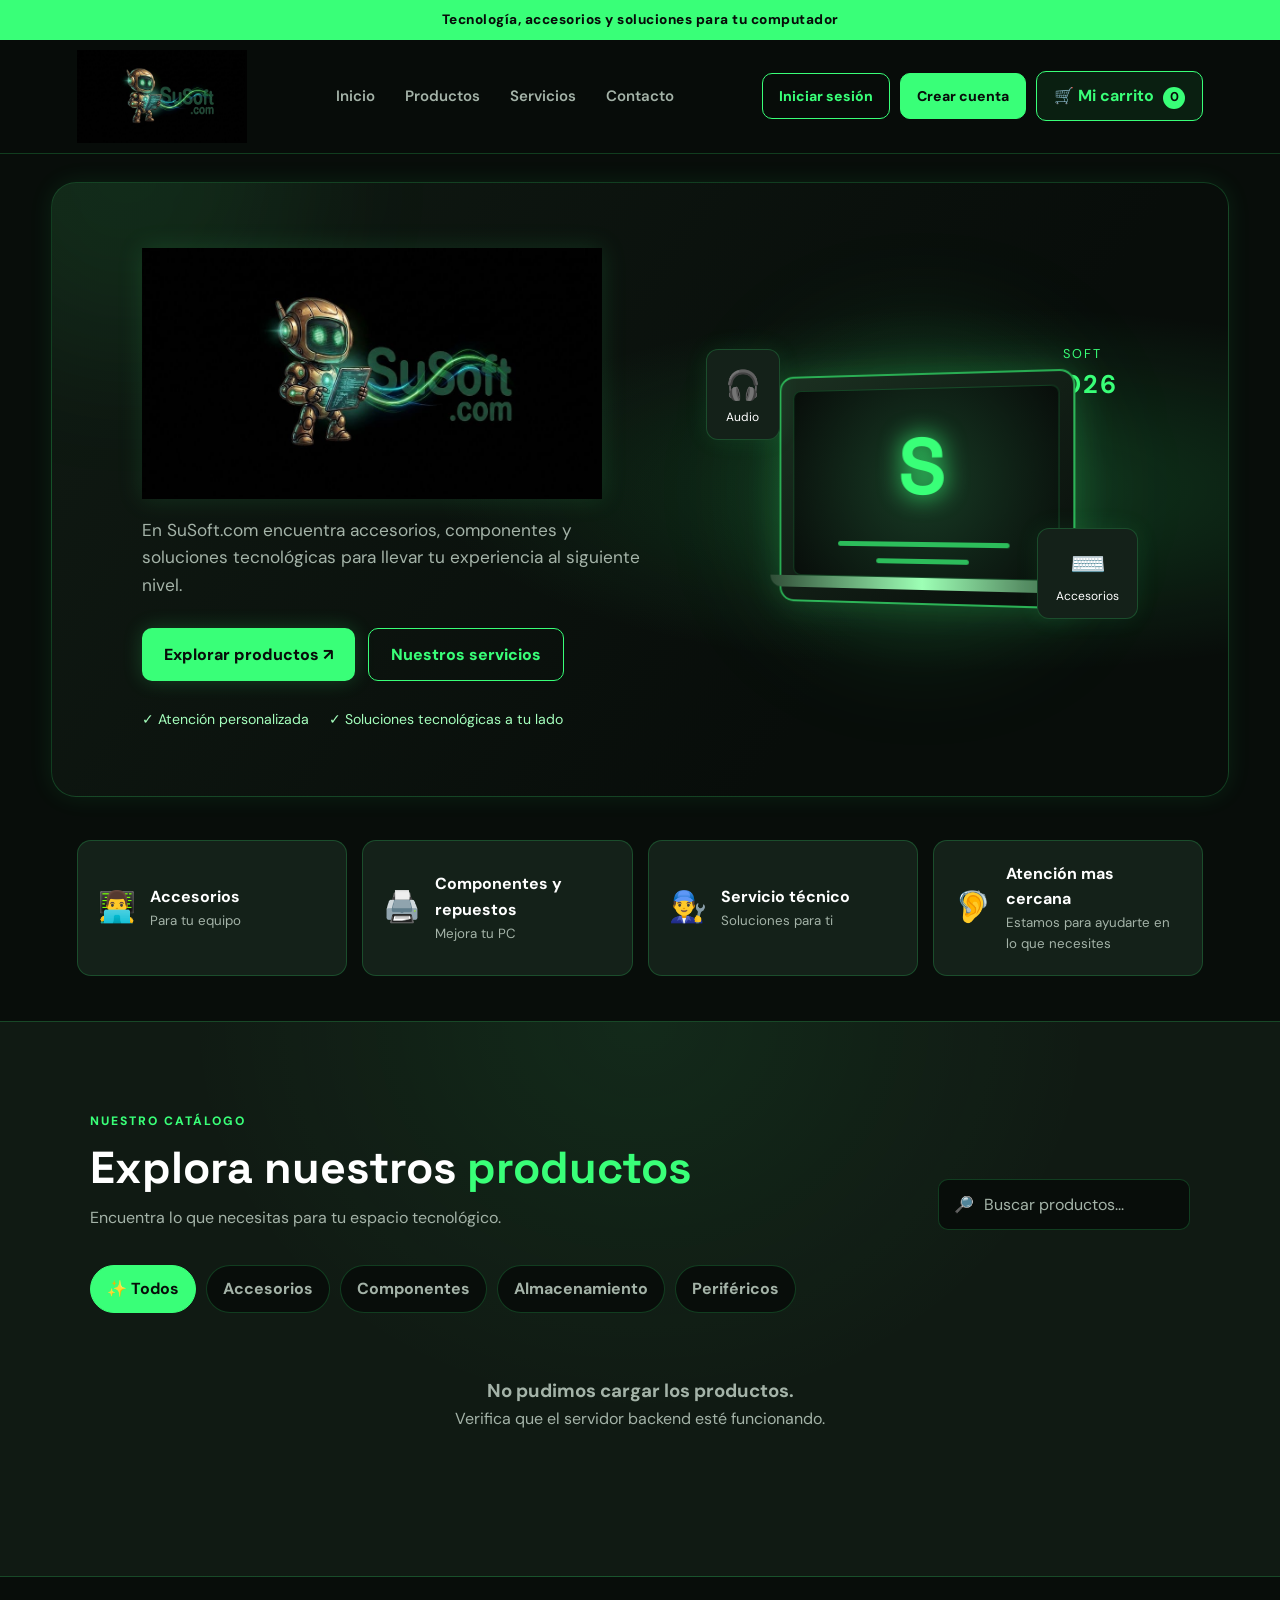
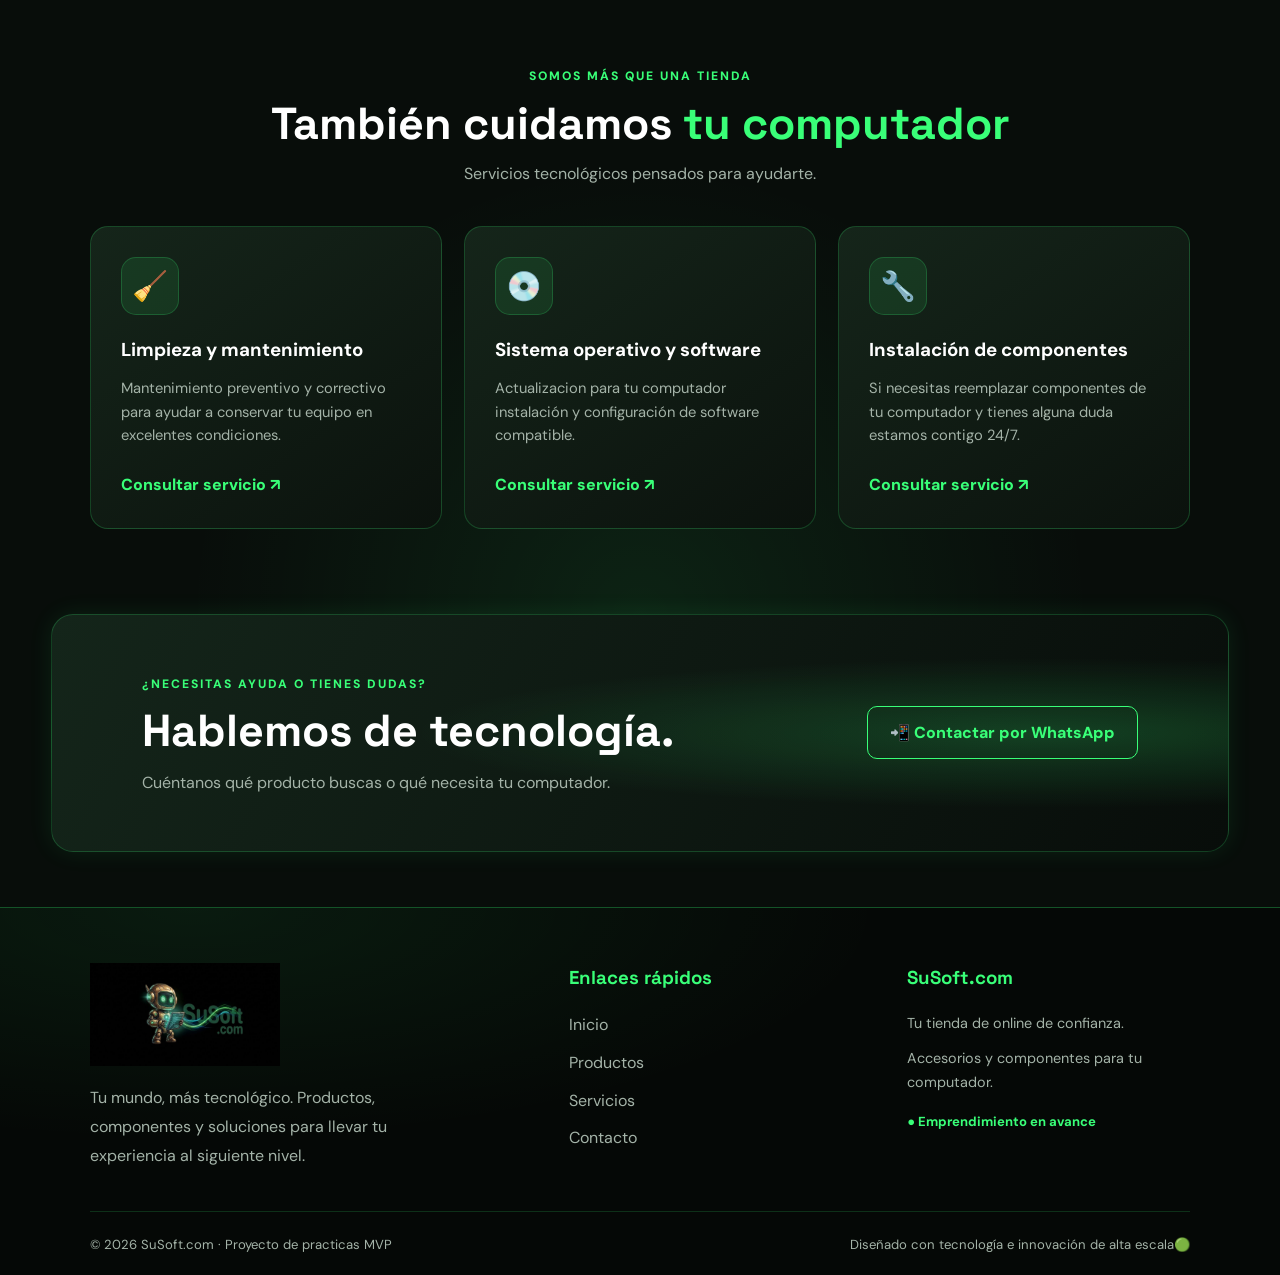
<file: docs/index.html>
<!DOCTYPE html>
<html lang="es">
<head>
    <meta charset="UTF-8">
    <meta name="viewport" content="width=device-width, initial-scale=1.0">
    <meta name="description" content="SuSoft.com: productos tecnológicos, accesorios y servicios para tu computador.">
    <title>SuSoft.com | Tecnología para todos</title>
    <link rel="stylesheet" href="styles.css">
    <script src="script.js" defer></script>
</head>

<body>

    <div class="top-bar">
        Tecnología, accesorios y soluciones para tu computador
    </div>

    <header class="header">

        <a href="#inicio" class="logo">
            <img src="img/logo-susoft.jpeg" alt="SuSoft.com - Tecnología y soluciones">
        </a>

        <nav class="nav">
            <a href="#inicio">Inicio</a>
            <a href="#productos">Productos</a>
            <a href="#servicios">Servicios</a>
            <a href="#contacto">Contacto</a>
        </nav>

<div class="header-actions">

    <button type="button" class="login-button" id="login-button">
        Iniciar sesión
    </button>

    <button type="button" class="register-button" id="register-button">
        Crear cuenta
    </button>

    <!-- MENÚ DEL USUARIO -->
    <div class="user-menu" id="user-menu" hidden>

        <button
            type="button"
            class="user-menu-button"
            id="user-menu-button"
            aria-expanded="false"
            aria-controls="user-dropdown"
        >
            <span class="user-avatar">👤</span>
            <span id="user-name">Mi cuenta</span>
            <span>⌄</span>
        </button>

        <div class="user-dropdown" id="user-dropdown" hidden>

            <p class="user-dropdown-title">Mi cuenta</p>

            <button type="button" id="profile-button">
                👤 Mi perfil
            </button>

            <button type="button" id="orders-button">
                📦 Mis pedidos
            </button>

            <button type="button" id="logout-button" class="logout-button">
                ↪ Cerrar sesión
            </button>

        </div>

    </div>

    <button type="button" class="cart-button" id="cart-button" aria-label="Ver carrito">
        🛒 Mi carrito <span id="cart-count">0</span>
    </button>

</div>   

    </header>

    <main>

        <!-- INICIO -->
        <section class="hero" id="inicio">

            <div class="hero-content">

                <img
                    src="img/logo-susoft.jpeg"
                    alt="SuSoft.com - Tu mundo, más tecnológico"
                    class="hero-logo"
                >

                <p>
                    En SuSoft.com encuentra accesorios, componentes y soluciones tecnológicas
                    para llevar tu experiencia al siguiente nivel.
                </p>

                <div class="hero-actions">
                    <a href="#productos" class="btn btn-primary">Explorar productos ↗</a>
                    <a href="#servicios" class="btn btn-light">Nuestros servicios</a>
                </div>

                <div class="hero-points">
                    <span>✓ Atención personalizada</span>
                    <span>✓ Soluciones tecnológicas a tu lado</span>
                </div>

            </div>

            <div class="hero-art" aria-label="Ilustración tecnológica">

                <div class="art-glow"></div>

                <div class="floating-card card-one">
                    🎧<span>Audio</span>
                </div>

                <div class="floating-card card-two">
                    ⌨️<span>Accesorios</span>
                </div>

                <div class="device-card">
                    <div class="device-screen">
                        <span class="screen-symbol">S</span>
                        <span class="screen-line"></span>
                        <span class="screen-line short"></span>
                    </div>
                    <div class="device-base"></div>
                </div>

                <div class="hero-badge">
                    SOFT<br><strong>2026</strong>
                </div>

            </div>

        </section>

        <!-- BENEFICIOS -->
        <section class="benefits">

            <article>
                <span>👨‍💻</span>
                <div>
                    <strong>Accesorios</strong>
                    <small>Para tu equipo</small>
                </div>
            </article>

            <article>
                <span>🖨️</span>
                <div>
                    <strong>Componentes y repuestos</strong>
                    <small>Mejora tu PC</small>
                </div>
            </article>

            <article>
                <span>👨‍🔧</span>
                <div>
                    <strong>Servicio técnico</strong>
                    <small>Soluciones para ti</small>
                </div>
            </article>

            <article>
                <span>🦻</span>
                <div>
                    <strong>Atención mas cercana</strong>
                    <small>Estamos para ayudarte en lo que necesites</small>
                </div>
            </article>

        </section>

        <!-- PRODUCTOS -->
        <section class="products-section section" id="productos">

            <div class="section-heading">

                <div>
                    <span class="eyebrow">NUESTRO CATÁLOGO</span>
                    <h2>Explora nuestros <span>productos</span></h2>
                    <p>Encuentra lo que necesitas para tu espacio tecnológico.</p>
                </div>

                <div class="search-box">
                    <span>🔎</span>
                    <input
                        id="search-input"
                        type="search"
                        placeholder="Buscar productos..."
                        aria-label="Buscar productos"
                    >
                </div>

            </div>

            <div class="categories" id="categories">

                <button type="button" class="category active" data-category="Todos">
                    ✨ Todos
                </button>

                <button type="button" class="category" data-category="Accesorios">
                     Accesorios
                </button>

                <button type="button" class="category" data-category="Componentes">
                     Componentes
                </button>

                <button type="button" class="category" data-category="Almacenamiento">
                     Almacenamiento
                </button>

                <button type="button" class="category" data-category="Periféricos">
                     Periféricos
                </button>

            </div>

            <div class="product-grid" id="product-grid">
                <p class="loading">Cargando catálogo...</p>
            </div>

            <p class="catalog-note">
                
            </p>

        </section>

        <!-- SERVICIOS -->
        <section class="services-section section" id="servicios">

            <div class="section-heading centered">
                <span class="eyebrow">SOMOS MÁS QUE UNA TIENDA</span>
                <h2>También cuidamos <span>tu computador</span></h2>
                <p>Servicios tecnológicos pensados para ayudarte.</p>
            </div>

            <div class="service-grid">

                <article class="service-card service-purple">
                    <div class="service-icon">🧹</div>
                    <h3>Limpieza y mantenimiento</h3>
                    <p>
                        Mantenimiento preventivo y correctivo para ayudar a conservar
                        tu equipo en excelentes condiciones.
                    </p>
                    <a href="#contacto">Consultar servicio ↗</a>
                </article>

                <article class="service-card service-blue">
                    <div class="service-icon">💿</div>
                    <h3>Sistema operativo y software</h3>
                    <p>
                        Actualizacion para tu computador 
                        instalación y configuración
                        de software compatible.
                    </p>
                    <a href="#contacto">Consultar servicio ↗</a>
                </article>

                <article class="service-card service-orange">
                    <div class="service-icon">🔧</div>
                    <h3>Instalación de componentes</h3>
                    <p>
                        Si necesitas reemplazar
                        componentes de tu computador
                        y tienes alguna duda estamos contigo 24/7.
                    </p>
                    <a href="#contacto">Consultar servicio ↗</a>
                </article>

            </div>

        </section>

        <!-- CONTACTO -->
        <section class="contact-section" id="contacto">

            <div>
                <span class="eyebrow">¿NECESITAS AYUDA O TIENES DUDAS?</span>
                <h2>Hablemos de tecnología.</h2>
                <p>
                    Cuéntanos qué producto buscas o qué necesita tu computador.
                </p>
            </div>

            <a
    class="btn btn-light"
    href="https://wa.me/573107806244?text=%F0%9F%91%8B%20%C2%A1Hola!%20Te%20damos%20la%20bienvenida%20a%20SuSoft.com%20%F0%9F%92%9A%0A%0AGracias%20por%20comunicarte%20con%20nosotros.%20Estamos%20aqui%20para%20ayudarte%20con%20tus%20necesidades%20tecnologicas.%0A%0A%C2%BFEn%20que%20podemos%20ayudarte%20hoy%3F"
    target="_blank"
    rel="noopener noreferrer"
>
    📲 Contactar por WhatsApp
</a>

        </section>

    </main>

    <!-- FOOTER -->
    <footer class="footer">

        <div class="footer-content">

            <div class="footer-brand">

                <a href="#inicio" class="logo">
                    <img
                        src="img/logo-susoft.jpeg"
                        alt="Logo oficial de SuSoft.com"
                    >
                </a>

                <p>
                    Tu mundo, más tecnológico.
                    Productos, componentes y soluciones
                    para llevar tu experiencia al siguiente nivel.
                </p>

            </div>

            <div class="footer-links">
                <h3>Enlaces rápidos</h3>
                <a href="#inicio">Inicio</a>
                <a href="#productos">Productos</a>
                <a href="#servicios">Servicios</a>
                <a href="#contacto">Contacto</a>
            </div>

            <div class="footer-info">
                <h3>SuSoft.com</h3>
                <p>Tu tienda de online de confianza.</p>
                <p>Accesorios y componentes para tu computador.</p>
                <span class="footer-status">● Emprendimiento en avance</span>
            </div>

        </div>

        <div class="footer-bottom">
            <p>© 2026 SuSoft.com · Proyecto de practicas MVP</p>
            <span>Diseñado con tecnología e innovación de alta escala🟢</span>
        </div>

    </footer>

    <!-- MENSAJES -->
    <div class="toast" id="toast" role="status" aria-live="polite"></div>

    <!-- VENTANA DE INICIO DE SESIÓN -->
    <dialog class="auth-dialog" id="login-dialog">

        <div class="auth-header">

            <div>
                <span class="eyebrow">BIENVENIDO DE NUEVO</span>
                <h2>Iniciar sesión</h2>
                <p>Accede a tu cuenta de SuSoft.com.</p>
            </div>

            <button type="button" class="close-button" id="close-login" aria-label="Cerrar">
                ✕
            </button>

        </div>

        <form id="login-form" class="auth-form">

            <label for="login-email">Correo electrónico</label>
            <input
                type="email"
                id="login-email"
                placeholder="ejemplo@correo.com"
                autocomplete="email"
                required
            >

            <label for="login-password">Contraseña</label>
            <input
                type="password"
                id="login-password"
                placeholder="Ingresa tu contraseña"
                autocomplete="current-password"
                minlength="8"
                required
            >

            <button type="submit" class="auth-submit">
                Iniciar sesión ↗
            </button>

        </form>

        <p class="auth-switch">
            ¿No tienes una cuenta?
            <button type="button" id="go-register">Crear cuenta</button>
        </p>

    </dialog>


<!-- VENTANA DE MI PERFIL -->
<dialog class="auth-dialog" id="profile-dialog">

    <div class="auth-header">
        <div>
            <span class="eyebrow">TU CUENTA</span>
            <h2>Mi perfil</h2>
            <p>Consulta tu información personal en SuSoft.com.</p>
        </div>

        <button
            type="button"
            class="close-button"
            id="close-profile"
            aria-label="Cerrar"
        >
            ✕
        </button>
    </div>

    <div class="auth-form">

        <label>Nombre completo</label>
        <p id="profile-name">Cargando...</p>

        <label>Correo electrónico</label>
        <p id="profile-email">Cargando...</p>

        <label>Fecha de registro</label>
        <p id="profile-date">Cargando...</p>

    </div>

</dialog>

<!-- VENTANA MIS PEDIDOS -->
<dialog class="profile-dialog" id="orders-dialog">

    <div class="dialog-header">

        <div>
            <span class="eyebrow">TU HISTORIAL</span>
            <h2>Mis pedidos 📦</h2>
        </div>

        <button
            type="button"
            class="close-button"
            id="close-orders"
            aria-label="Cerrar pedidos"
        >
            ✕
        </button>

    </div>

    <div id="orders-list" class="orders-list">

        <div class="empty-results">
            <p>Cargando tus pedidos...</p>
        </div>

    </div>

</dialog>

    <!-- VENTANA DE REGISTRO -->
    <dialog class="auth-dialog" id="register-dialog">

        <div class="auth-header">

            <div>
                <span class="eyebrow">ÚNETE A NOSOTROS</span>
                <h2>Crear cuenta</h2>
                <p>Regístrate para formar parte de SuSoft.com.</p>
            </div>

            <button type="button" class="close-button" id="close-register" aria-label="Cerrar">
                ✕
            </button>

        </div>

        <form id="register-form" class="auth-form">

            <label for="register-name">Nombre completo</label>
            <input
                type="text"
                id="register-name"
                placeholder="Tu nombre"
                autocomplete="name"
                minlength="2"
                required
            >

            <label for="register-email">Correo electrónico</label>
            <input
                type="email"
                id="register-email"
                placeholder="ejemplo@correo.com"
                autocomplete="email"
                required
            >

            <label for="register-password">Contraseña</label>
            <input
                type="password"
                id="register-password"
                placeholder="Mínimo 8 caracteres"
                autocomplete="new-password"
                minlength="8"
                required
            >

            <label for="register-confirm">Confirmar contraseña</label>
            <input
                type="password"
                id="register-confirm"
                placeholder="Repite tu contraseña"
                autocomplete="new-password"
                minlength="8"
                required
            >

            <button type="submit" class="auth-submit">
                Crear mi cuenta ↗
            </button>

        </form>

        <p class="auth-switch">
            ¿Ya tienes una cuenta?
            <button type="button" id="go-login">Iniciar sesión</button>
        </p>

    </dialog>

    <!-- VENTANA DEL CARRITO -->
    <dialog class="cart-dialog" id="cart-dialog">

        <div class="dialog-header">

            <div>
                <span class="eyebrow">TU COMPRA</span>
                <h2>Mi carrito 🛒</h2>
            </div>

            <button type="button" class="close-button" id="close-cart" aria-label="Cerrar carrito">
                ✕
            </button>

        </div>

        <div id="cart-items" class="cart-items"></div>

        <div class="cart-total">
            <span>Total estimado</span>
            <strong id="cart-total">$0</strong>
        </div>

       
    <button type="button" class="checkout-button" id="confirm-order">
    Confirmar pedido
    </button>

    <p class="cart-disclaimer">
    Tu pedido quedará registrado en tu cuenta de SuSoft.com.
    </p>

    </dialog>

</body>
</html>
</file>
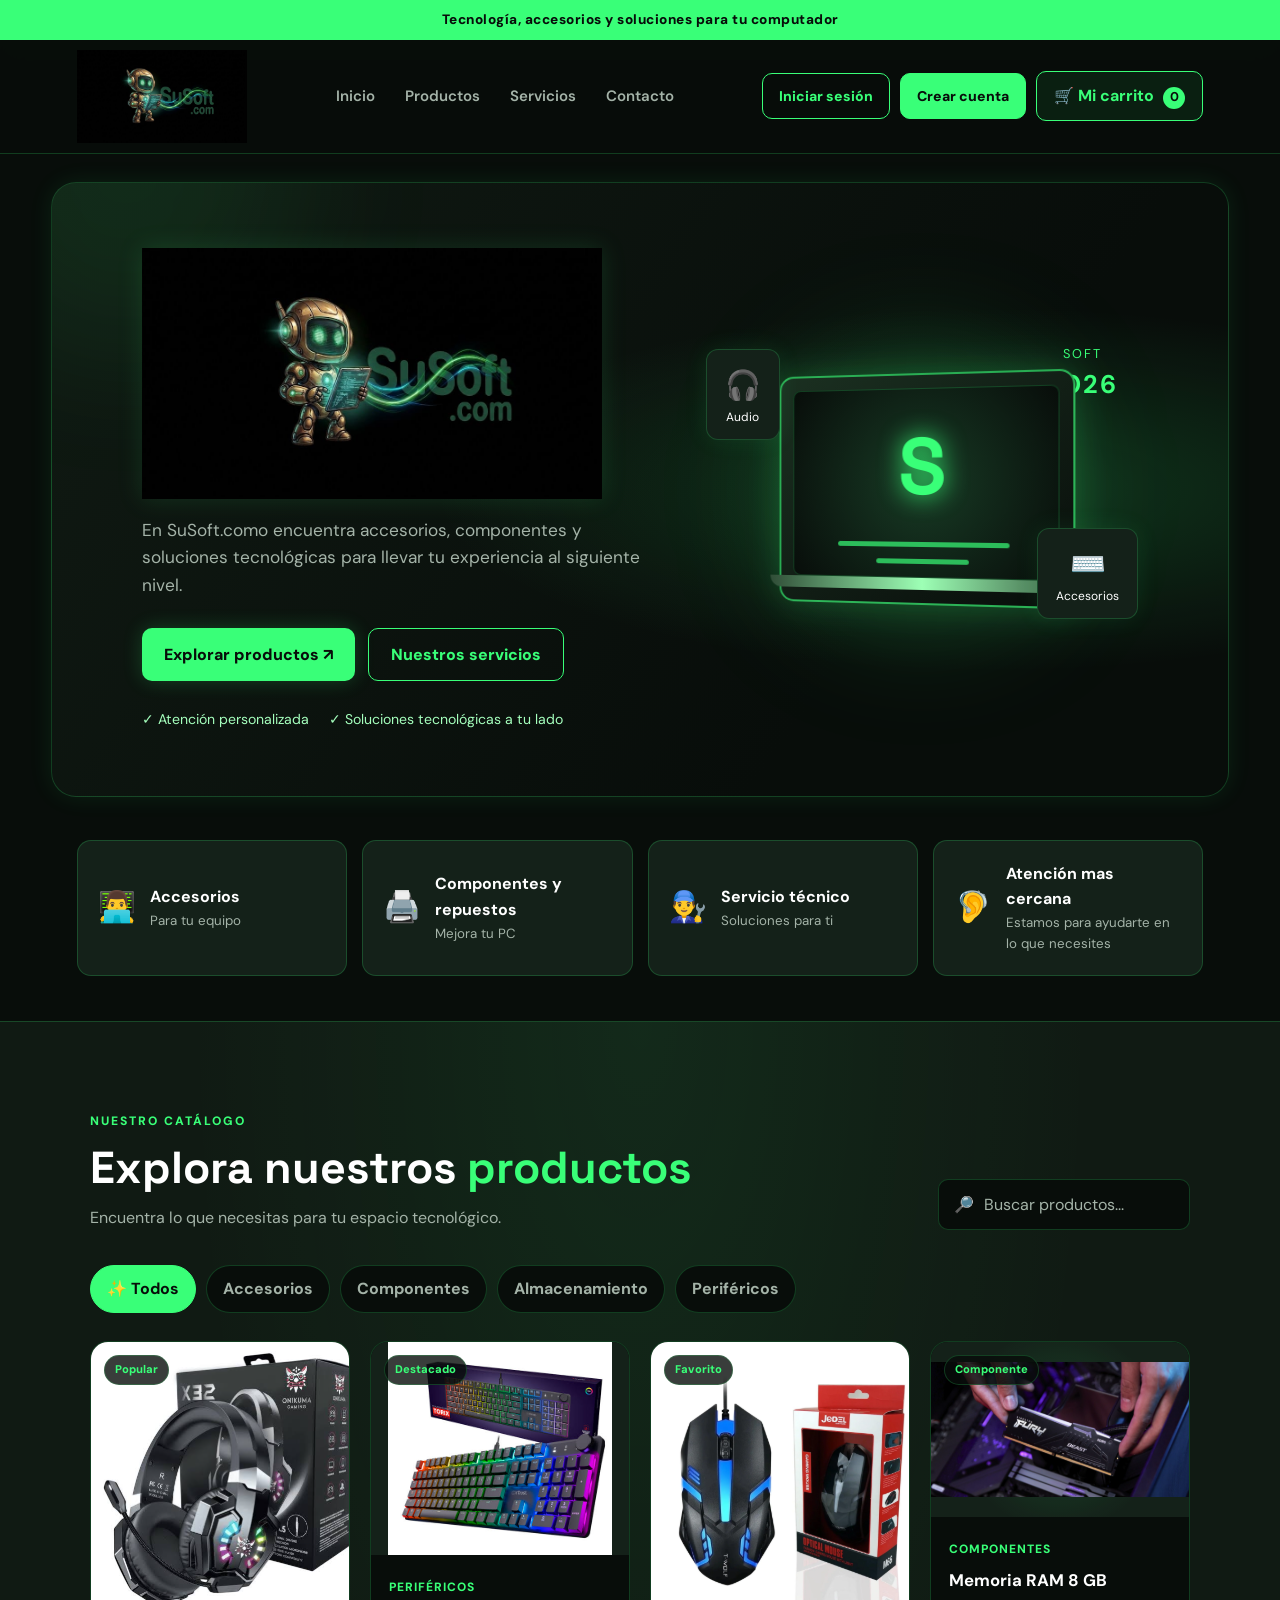
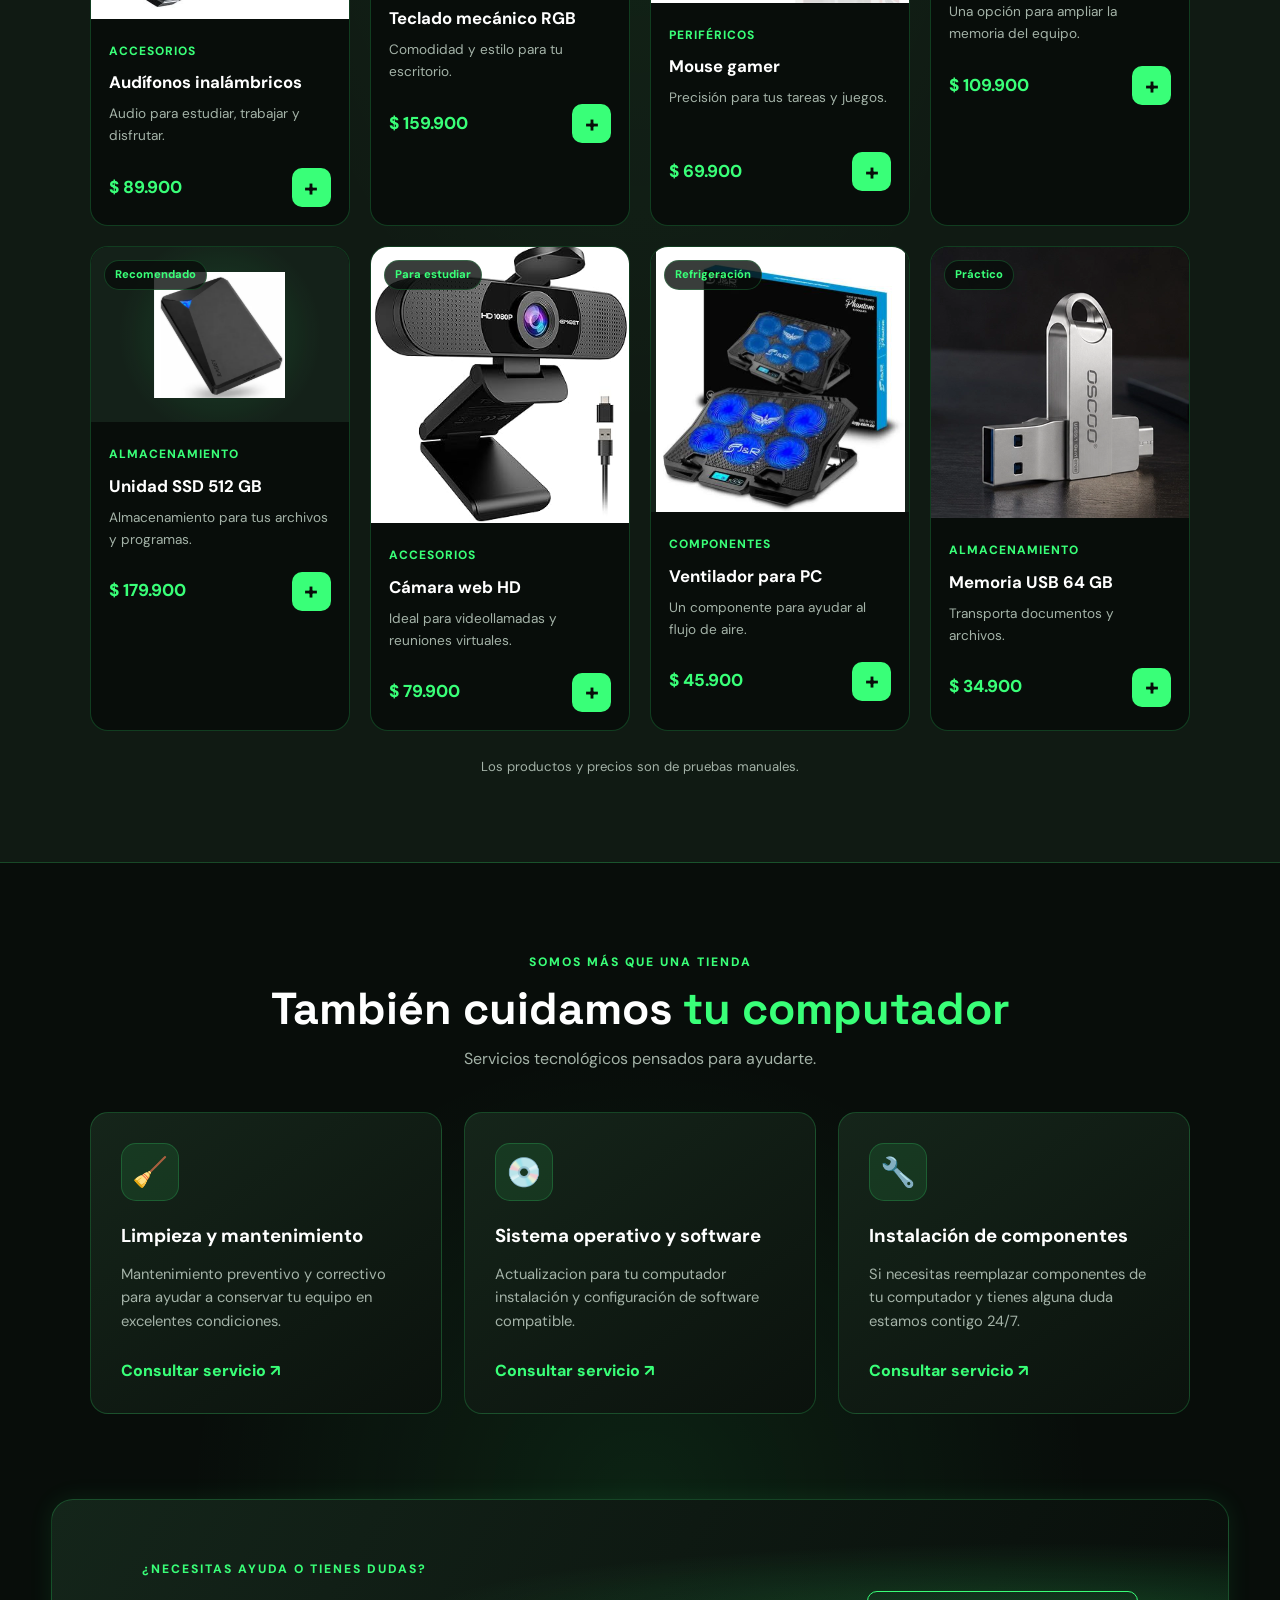
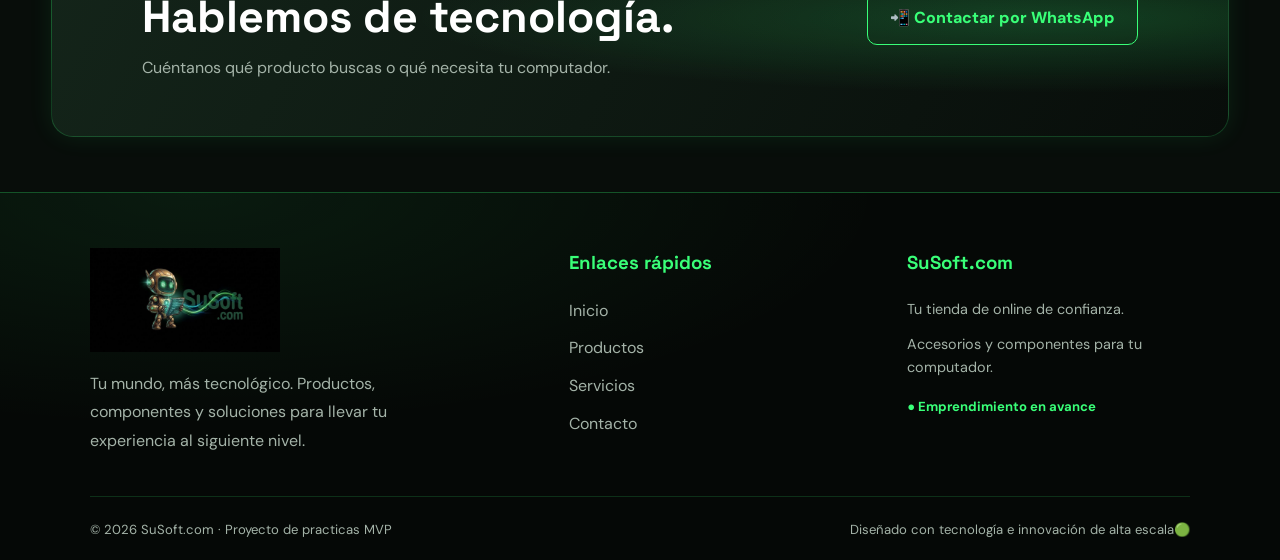
<file: frontend/index.html>
<!DOCTYPE html>
<html lang="es">
<head>
    <meta charset="UTF-8">
    <meta name="viewport" content="width=device-width, initial-scale=1.0">
    <meta name="description" content="SuSoft.com: productos tecnológicos, accesorios y servicios para tu computador.">
    <title>SuSoft.com | Tecnología para todos</title>
    <link rel="stylesheet" href="styles.css">
    <script src="script.js" defer></script>
</head>

<body>

    <div class="top-bar">
        Tecnología, accesorios y soluciones para tu computador
    </div>

    <header class="header">

        <a href="#inicio" class="logo">
            <img src="img/logo-susoft.jpeg" alt="SuSoft.com - Tecnología y soluciones">
        </a>

        <nav class="nav">
            <a href="#inicio">Inicio</a>
            <a href="#productos">Productos</a>
            <a href="#servicios">Servicios</a>
            <a href="#contacto">Contacto</a>
        </nav>

        <div class="header-actions">

            <button type="button" class="login-button" id="login-button">
                Iniciar sesión
            </button>

            <button type="button" class="register-button" id="register-button">
                Crear cuenta
            </button>

            <button type="button" class="cart-button" id="cart-button" aria-label="Ver carrito">
                🛒 Mi carrito <span id="cart-count">0</span>
            </button>

        </div>

    </header>

    <main>

        <!-- INICIO -->
        <section class="hero" id="inicio">

            <div class="hero-content">

                <img
                    src="img/logo-susoft.jpeg"
                    alt="SuSoft.com - Tu mundo, más tecnológico"
                    class="hero-logo"
                >

                <p>
                    En SuSoft.como encuentra accesorios, componentes y soluciones tecnológicas
                    para llevar tu experiencia al siguiente nivel.
                </p>

                <div class="hero-actions">
                    <a href="#productos" class="btn btn-primary">Explorar productos ↗</a>
                    <a href="#servicios" class="btn btn-light">Nuestros servicios</a>
                </div>

                <div class="hero-points">
                    <span>✓ Atención personalizada</span>
                    <span>✓ Soluciones tecnológicas a tu lado</span>
                </div>

            </div>

            <div class="hero-art" aria-label="Ilustración tecnológica">

                <div class="art-glow"></div>

                <div class="floating-card card-one">
                    🎧<span>Audio</span>
                </div>

                <div class="floating-card card-two">
                    ⌨️<span>Accesorios</span>
                </div>

                <div class="device-card">
                    <div class="device-screen">
                        <span class="screen-symbol">S</span>
                        <span class="screen-line"></span>
                        <span class="screen-line short"></span>
                    </div>
                    <div class="device-base"></div>
                </div>

                <div class="hero-badge">
                    SOFT<br><strong>2026</strong>
                </div>

            </div>

        </section>

        <!-- BENEFICIOS -->
        <section class="benefits">

            <article>
                <span>👨‍💻</span>
                <div>
                    <strong>Accesorios</strong>
                    <small>Para tu equipo</small>
                </div>
            </article>

            <article>
                <span>🖨️</span>
                <div>
                    <strong>Componentes y repuestos</strong>
                    <small>Mejora tu PC</small>
                </div>
            </article>

            <article>
                <span>👨‍🔧</span>
                <div>
                    <strong>Servicio técnico</strong>
                    <small>Soluciones para ti</small>
                </div>
            </article>

            <article>
                <span>🦻</span>
                <div>
                    <strong>Atención mas cercana</strong>
                    <small>Estamos para ayudarte en lo que necesites</small>
                </div>
            </article>

        </section>

        <!-- PRODUCTOS -->
        <section class="products-section section" id="productos">

            <div class="section-heading">

                <div>
                    <span class="eyebrow">NUESTRO CATÁLOGO</span>
                    <h2>Explora nuestros <span>productos</span></h2>
                    <p>Encuentra lo que necesitas para tu espacio tecnológico.</p>
                </div>

                <div class="search-box">
                    <span>🔎</span>
                    <input
                        id="search-input"
                        type="search"
                        placeholder="Buscar productos..."
                        aria-label="Buscar productos"
                    >
                </div>

            </div>

            <div class="categories" id="categories">

                <button type="button" class="category active" data-category="Todos">
                    ✨ Todos
                </button>

                <button type="button" class="category" data-category="Accesorios">
                     Accesorios
                </button>

                <button type="button" class="category" data-category="Componentes">
                     Componentes
                </button>

                <button type="button" class="category" data-category="Almacenamiento">
                     Almacenamiento
                </button>

                <button type="button" class="category" data-category="Periféricos">
                     Periféricos
                </button>

            </div>

            <div class="product-grid" id="product-grid">
                <p class="loading">Cargando catálogo...</p>
            </div>

            <p class="catalog-note">
                Los productos y precios son de pruebas manuales.
            </p>

        </section>

        <!-- SERVICIOS -->
        <section class="services-section section" id="servicios">

            <div class="section-heading centered">
                <span class="eyebrow">SOMOS MÁS QUE UNA TIENDA</span>
                <h2>También cuidamos <span>tu computador</span></h2>
                <p>Servicios tecnológicos pensados para ayudarte.</p>
            </div>

            <div class="service-grid">

                <article class="service-card service-purple">
                    <div class="service-icon">🧹</div>
                    <h3>Limpieza y mantenimiento</h3>
                    <p>
                        Mantenimiento preventivo y correctivo para ayudar a conservar
                        tu equipo en excelentes condiciones.
                    </p>
                    <a href="#contacto">Consultar servicio ↗</a>
                </article>

                <article class="service-card service-blue">
                    <div class="service-icon">💿</div>
                    <h3>Sistema operativo y software</h3>
                    <p>
                        Actualizacion para tu computador 
                        instalación y configuración
                        de software compatible.
                    </p>
                    <a href="#contacto">Consultar servicio ↗</a>
                </article>

                <article class="service-card service-orange">
                    <div class="service-icon">🔧</div>
                    <h3>Instalación de componentes</h3>
                    <p>
                        Si necesitas reemplazar
                        componentes de tu computador
                        y tienes alguna duda estamos contigo 24/7.
                    </p>
                    <a href="#contacto">Consultar servicio ↗</a>
                </article>

            </div>

        </section>

        <!-- CONTACTO -->
        <section class="contact-section" id="contacto">

            <div>
                <span class="eyebrow">¿NECESITAS AYUDA O TIENES DUDAS?</span>
                <h2>Hablemos de tecnología.</h2>
                <p>
                    Cuéntanos qué producto buscas o qué necesita tu computador.
                </p>
            </div>

            <a
                class="btn btn-light"
                href="https://wa.me/573107806244"
                target="_blank"
                rel="noopener noreferrer"
            >
                📲 Contactar por WhatsApp
            </a>

        </section>

    </main>

    <!-- FOOTER -->
    <footer class="footer">

        <div class="footer-content">

            <div class="footer-brand">

                <a href="#inicio" class="logo">
                    <img
                        src="img/logo-susoft.jpeg"
                        alt="Logo oficial de SuSoft.com"
                    >
                </a>

                <p>
                    Tu mundo, más tecnológico.
                    Productos, componentes y soluciones
                    para llevar tu experiencia al siguiente nivel.
                </p>

            </div>

            <div class="footer-links">
                <h3>Enlaces rápidos</h3>
                <a href="#inicio">Inicio</a>
                <a href="#productos">Productos</a>
                <a href="#servicios">Servicios</a>
                <a href="#contacto">Contacto</a>
            </div>

            <div class="footer-info">
                <h3>SuSoft.com</h3>
                <p>Tu tienda de online de confianza.</p>
                <p>Accesorios y componentes para tu computador.</p>
                <span class="footer-status">● Emprendimiento en avance</span>
            </div>

        </div>

        <div class="footer-bottom">
            <p>© 2026 SuSoft.com · Proyecto de practicas MVP</p>
            <span>Diseñado con tecnología e innovación de alta escala🟢</span>
        </div>

    </footer>

    <!-- MENSAJES -->
    <div class="toast" id="toast" role="status" aria-live="polite"></div>

    <!-- VENTANA DE INICIO DE SESIÓN -->
    <dialog class="auth-dialog" id="login-dialog">

        <div class="auth-header">

            <div>
                <span class="eyebrow">BIENVENIDO DE NUEVO</span>
                <h2>Iniciar sesión</h2>
                <p>Accede a tu cuenta de SuSoft.com.</p>
            </div>

            <button type="button" class="close-button" id="close-login" aria-label="Cerrar">
                ✕
            </button>

        </div>

        <form id="login-form" class="auth-form">

            <label for="login-email">Correo electrónico</label>
            <input
                type="email"
                id="login-email"
                placeholder="ejemplo@correo.com"
                autocomplete="email"
                required
            >

            <label for="login-password">Contraseña</label>
            <input
                type="password"
                id="login-password"
                placeholder="Ingresa tu contraseña"
                autocomplete="current-password"
                minlength="8"
                required
            >

            <button type="submit" class="auth-submit">
                Iniciar sesión ↗
            </button>

        </form>

        <p class="auth-switch">
            ¿No tienes una cuenta?
            <button type="button" id="go-register">Crear cuenta</button>
        </p>

    </dialog>

    <!-- VENTANA DE REGISTRO -->
    <dialog class="auth-dialog" id="register-dialog">

        <div class="auth-header">

            <div>
                <span class="eyebrow">ÚNETE A NOSOTROS</span>
                <h2>Crear cuenta</h2>
                <p>Regístrate para formar parte de SuSoft.com.</p>
            </div>

            <button type="button" class="close-button" id="close-register" aria-label="Cerrar">
                ✕
            </button>

        </div>

        <form id="register-form" class="auth-form">

            <label for="register-name">Nombre completo</label>
            <input
                type="text"
                id="register-name"
                placeholder="Tu nombre"
                autocomplete="name"
                minlength="2"
                required
            >

            <label for="register-email">Correo electrónico</label>
            <input
                type="email"
                id="register-email"
                placeholder="ejemplo@correo.com"
                autocomplete="email"
                required
            >

            <label for="register-password">Contraseña</label>
            <input
                type="password"
                id="register-password"
                placeholder="Mínimo 8 caracteres"
                autocomplete="new-password"
                minlength="8"
                required
            >

            <label for="register-confirm">Confirmar contraseña</label>
            <input
                type="password"
                id="register-confirm"
                placeholder="Repite tu contraseña"
                autocomplete="new-password"
                minlength="8"
                required
            >

            <button type="submit" class="auth-submit">
                Crear mi cuenta ↗
            </button>

        </form>

        <p class="auth-switch">
            ¿Ya tienes una cuenta?
            <button type="button" id="go-login">Iniciar sesión</button>
        </p>

    </dialog>

    <!-- VENTANA DEL CARRITO -->
    <dialog class="cart-dialog" id="cart-dialog">

        <div class="dialog-header">

            <div>
                <span class="eyebrow">TU COMPRA</span>
                <h2>Mi carrito 🛒</h2>
            </div>

            <button type="button" class="close-button" id="close-cart" aria-label="Cerrar carrito">
                ✕
            </button>

        </div>

        <div id="cart-items" class="cart-items"></div>

        <div class="cart-total">
            <span>Total estimado</span>
            <strong id="cart-total">$0</strong>
        </div>

        <p class="cart-disclaimer">
            Carrito demostrativo. Todavía no procesa pagos ni pedidos reales.
        </p>

    </dialog>

</body>
</html>
</file>
<file: docs/styles.css>
@import url('https://fonts.googleapis.com/css2?family=DM+Sans:wght@400;500;600;700;800&family=Space+Grotesk:wght@400;500;600;700&display=swap');

:root {
    --black: #080d0a;
    --dark: #101a13;
    --dark-card: #142119;
    --green: #39ff78;
    --green-soft: #a5ffbd;
    --white: #ffffff;
    --muted: #a4b3a8;
    --border: rgba(57, 255, 120, 0.2);
    --radius: 18px;
    --shadow: 0 0 25px rgba(57, 255, 120, 0.09);
}

* {
    margin: 0;
    padding: 0;
    box-sizing: border-box;
}

html {
    scroll-behavior: smooth;
    scroll-padding-top: 90px;
}

body {
    font-family: 'DM Sans', sans-serif;
    background: var(--black);
    color: var(--white);
    line-height: 1.6;
}

button,
input {
    font: inherit;
}

button,
a {
    -webkit-tap-highlight-color: transparent;
}

a {
    color: inherit;
    text-decoration: none;
}

button {
    cursor: pointer;
}

/* BARRA SUPERIOR */

.top-bar {
    padding: 9px 20px;
    text-align: center;
    background: var(--green);
    color: var(--black);
    font-size: 0.85rem;
    font-weight: 800;
    letter-spacing: 0.5px;
}

/* ENCABEZADO */

.header {
    position: sticky;
    top: 0;
    z-index: 100;
    min-height: 82px;
    padding: 10px 6%;
    display: flex;
    align-items: center;
    justify-content: space-between;
    gap: 25px;
    background: rgba(8, 13, 10, 0.94);
    border-bottom: 1px solid var(--border);
    backdrop-filter: blur(15px);
}

.logo {
    display: inline-flex;
    align-items: center;
    text-decoration: none;
    flex-shrink: 0;
}

.logo img {
    display: block;
    width: 170px;
    height: auto;
    object-fit: contain;
}

.nav {
    display: flex;
    align-items: center;
    gap: 30px;
}

.nav a {
    color: var(--muted);
    font-size: 0.94rem;
    font-weight: 600;
    transition: color 0.25s ease;
}

.nav a:hover {
    color: var(--green);
}

.cart-button {
    padding: 11px 17px;
    border: 1px solid var(--green);
    border-radius: 10px;
    background: rgba(57, 255, 120, 0.08);
    color: var(--green);
    font-weight: 700;
    transition: 0.25s ease;
}

.cart-button:hover {
    background: var(--green);
    color: var(--black);
    box-shadow: 0 0 18px rgba(57, 255, 120, 0.35);
}

#cart-count {
    display: inline-grid;
    place-items: center;
    min-width: 22px;
    height: 22px;
    margin-left: 5px;
    border-radius: 50%;
    background: var(--green);
    color: var(--black);
    font-size: 0.8rem;
}

/* BANNER PRINCIPAL */

.hero {
    position: relative;
    overflow: hidden;
    min-height: 490px;
    margin: 28px 4%;
    padding: 65px 7%;
    display: grid;
    grid-template-columns: 1.1fr 0.9fr;
    align-items: center;
    gap: 35px;
    border: 1px solid var(--border);
    border-radius: 25px;
    background:
        radial-gradient(ellipse at 80% 50%, rgba(57, 255, 120, 0.17), transparent 42%),
        linear-gradient(125deg, #101a13, #080d0a 70%);
    box-shadow: var(--shadow);
}

.hero::before {
    content: "";
    position: absolute;
    width: 350px;
    height: 350px;
    top: -180px;
    left: -100px;
    border-radius: 50%;
    background: rgba(57, 255, 120, 0.08);
    filter: blur(70px);
    pointer-events: none;
}

.hero-content {
    position: relative;
    z-index: 2;
}

.hero-logo {
    display: block;
    width: 100%;
    max-width: 460px;
    height: auto;
    object-fit: contain;
    mix-blend-mode: screen;
    margin-bottom: 18px;
    filter: drop-shadow(0 0 12px rgba(57, 255, 120, 0.12));
}

.hero-content > p {
    max-width: 520px;
    color: var(--muted);
    font-size: 1.08rem;
    margin-bottom: 28px;
}

.hero-actions {
    display: flex;
    flex-wrap: wrap;
    gap: 13px;
}

.btn {
    display: inline-flex;
    justify-content: center;
    align-items: center;
    padding: 13px 22px;
    border-radius: 10px;
    font-weight: 800;
    transition: 0.25s ease;
}

.btn-primary {
    background: var(--green);
    color: var(--black);
    box-shadow: 0 0 20px rgba(57, 255, 120, 0.2);
}

.btn-primary:hover {
    transform: translateY(-3px);
    box-shadow: 0 0 28px rgba(57, 255, 120, 0.45);
}

.btn-light {
    border: 1px solid var(--green);
    background: transparent;
    color: var(--green);
}

.btn-light:hover {
    background: var(--green);
    color: var(--black);
}

.hero-points {
    display: flex;
    flex-wrap: wrap;
    gap: 20px;
    margin-top: 27px;
    color: var(--green-soft);
    font-size: 0.88rem;
}

/* ILUSTRACIÓN TECNOLÓGICA */

.hero-art {
    position: relative;
    min-height: 320px;
    display: grid;
    place-items: center;
}

.art-glow {
    position: absolute;
    width: 260px;
    height: 260px;
    border-radius: 50%;
    background: rgba(57, 255, 120, 0.2);
    filter: blur(65px);
}

.device-card {
    position: relative;
    z-index: 2;
    width: min(300px, 85%);
    padding: 13px;
    border: 2px solid rgba(57, 255, 120, 0.65);
    border-radius: 15px;
    background: linear-gradient(145deg, #1b3021, #080d0a);
    box-shadow: 0 0 35px rgba(57, 255, 120, 0.2);
    transform: perspective(700px) rotateY(-10deg);
}

.device-screen {
    height: 190px;
    display: flex;
    flex-direction: column;
    justify-content: center;
    align-items: center;
    gap: 12px;
    border: 1px solid var(--border);
    border-radius: 8px;
    background: radial-gradient(circle, #183b25, #080d0a);
}

.screen-symbol {
    color: var(--green);
    font-family: 'Space Grotesk', sans-serif;
    font-size: 5rem;
    font-weight: 800;
    text-shadow: 0 0 25px var(--green);
}

.screen-line {
    width: 65%;
    height: 5px;
    border-radius: 10px;
    background: var(--green);
    opacity: 0.7;
}

.screen-line.short {
    width: 35%;
}

.device-base {
    height: 12px;
    margin: 0 -25px;
    border-radius: 0 0 12px 12px;
    background: linear-gradient(90deg, #304d37, #9dffb5, #304d37);
}

.floating-card {
    position: absolute;
    z-index: 3;
    display: flex;
    flex-direction: column;
    align-items: center;
    padding: 12px 18px;
    border: 1px solid var(--border);
    border-radius: 12px;
    background: #142119;
    color: var(--green);
    font-size: 1.8rem;
    box-shadow: var(--shadow);
}

.floating-card span {
    color: var(--white);
    font-size: 0.75rem;
}

.card-one {
    top: 20px;
    left: 0;
}

.card-two {
    right: 0;
    bottom: 30px;
}

.hero-badge {
    position: absolute;
    top: 15px;
    right: 20px;
    color: var(--green);
    font-size: 0.8rem;
    text-align: center;
    letter-spacing: 2px;
}

.hero-badge strong {
    font-size: 1.6rem;
}

/* BENEFICIOS */

.benefits {
    padding: 15px 6% 45px;
    display: grid;
    grid-template-columns: repeat(4, 1fr);
    gap: 15px;
    background: var(--black);
}

.benefits article {
    display: flex;
    align-items: center;
    gap: 14px;
    padding: 20px;
    border: 1px solid var(--border);
    border-radius: 14px;
    background: var(--dark-card);
    transition: 0.25s ease;
}

.benefits article:hover {
    border-color: var(--green);
    transform: translateY(-4px);
    box-shadow: var(--shadow);
}

.benefits article > span {
    font-size: 1.9rem;
}

.benefits strong,
.benefits small {
    display: block;
}

.benefits strong {
    color: var(--white);
}

.benefits small {
    color: var(--muted);
}

/* SECCIONES GENERALES */

.section {
    padding: 85px 7%;
}

.section-heading {
    display: flex;
    justify-content: space-between;
    align-items: end;
    gap: 25px;
    margin-bottom: 35px;
}

.eyebrow {
    display: inline-block;
    margin-bottom: 10px;
    color: var(--green);
    font-size: 0.76rem;
    font-weight: 800;
    letter-spacing: 2px;
}

.section-heading h2,
.contact-section h2 {
    font-family: 'Space Grotesk', sans-serif;
    font-size: clamp(1.9rem, 4vw, 2.8rem);
    line-height: 1.2;
}

.section-heading h2 span {
    color: var(--green);
}

.section-heading p {
    margin-top: 10px;
    color: var(--muted);
}

.centered {
    display: block;
    text-align: center;
}

/* CATÁLOGO */

.products-section {
    background:
        radial-gradient(ellipse at 50% 0%, rgba(57, 255, 120, 0.07), transparent 50%),
        var(--dark);
    border-top: 1px solid var(--border);
    border-bottom: 1px solid var(--border);
}

.search-box {
    min-width: 250px;
    display: flex;
    align-items: center;
    gap: 10px;
    padding: 12px 15px;
    border: 1px solid var(--border);
    border-radius: 10px;
    background: var(--black);
}

.search-box input {
    width: 100%;
    border: none;
    outline: none;
    background: transparent;
    color: var(--white);
}

.search-box input::placeholder {
    color: var(--muted);
}

.search-box:focus-within {
    border-color: var(--green);
    box-shadow: 0 0 12px rgba(57, 255, 120, 0.12);
}

.categories {
    display: flex;
    flex-wrap: wrap;
    gap: 10px;
    margin-bottom: 28px;
}

.category {
    padding: 10px 16px;
    border: 1px solid var(--border);
    border-radius: 30px;
    background: var(--black);
    color: var(--muted);
    font-weight: 700;
    transition: 0.2s ease;
}

.category:hover,
.category.active {
    border-color: var(--green);
    background: var(--green);
    color: var(--black);
}

.product-grid {
    display: grid;
    grid-template-columns: repeat(4, minmax(0, 1fr));
    gap: 20px;
}

.product-card {
    overflow: hidden;
    border: 1px solid var(--border);
    border-radius: var(--radius);
    background: var(--black);
    transition: transform 0.25s ease, border-color 0.25s ease, box-shadow 0.25s ease;
}

.product-card:hover {
    transform: translateY(-6px);
    border-color: var(--green);
    box-shadow: 0 10px 30px rgba(57, 255, 120, 0.12);
}

.product-art {
    position: relative;
    width: 100%;
    height: 210px;
    padding: 18px;
    display: flex;
    align-items: center;
    justify-content: center;
    overflow: hidden;
    background:
        radial-gradient(circle, rgba(57, 255, 120, 0.16), transparent 65%),
        #142119;
}

/* Todas las imágenes del catálogo */
.product-image {
    display: block;
    width: 100%;
    height: 100%;
    object-fit: contain;
    object-position: center;
    transition: transform 0.3s ease;
}

/* Efecto al pasar el cursor */
.product-card:hover .product-image {
    transform: scale(1.06);
}

.product-tag {
    position: absolute;
    top: 13px;
    left: 13px;
    padding: 5px 10px;
    border: 1px solid var(--border);
    border-radius: 30px;
    background: rgba(8, 13, 10, 0.8);
    color: var(--green);
    font-size: 0.7rem;
    font-weight: 800;
}

.product-emoji {
    font-size: 4.4rem;
    filter: drop-shadow(0 0 12px rgba(57, 255, 120, 0.18));
    transition: transform 0.25s ease;
}

.product-card:hover .product-emoji {
    transform: scale(1.12);
}

.product-info {
    padding: 18px;
}

.product-category {
    color: var(--green);
    font-size: 0.75rem;
    font-weight: 800;
    text-transform: uppercase;
    letter-spacing: 1px;
}

.product-info h3 {
    margin: 7px 0;
    font-size: 1.05rem;
}

.product-description {
    min-height: 48px;
    color: var(--muted);
    font-size: 0.85rem;
}

.product-bottom {
    display: flex;
    align-items: center;
    justify-content: space-between;
    gap: 10px;
    margin-top: 17px;
}

.product-price {
    color: var(--green);
    font-size: 1.08rem;
    font-weight: 800;
}

.add-button {
    width: 39px;
    height: 39px;
    border: none;
    border-radius: 10px;
    background: var(--green);
    color: var(--black);
    font-size: 1.5rem;
    font-weight: 800;
    transition: 0.2s ease;
}

.add-button:hover {
    transform: scale(1.1);
    box-shadow: 0 0 17px rgba(57, 255, 120, 0.5);
}

.catalog-note {
    margin-top: 25px;
    color: var(--muted);
    font-size: 0.82rem;
    text-align: center;
}

.loading,
.empty-results {
    grid-column: 1 / -1;
    padding: 35px;
    color: var(--muted);
    text-align: center;
}

/* SERVICIOS */

.services-section {
    background:
        radial-gradient(ellipse at 50% 100%, rgba(57, 255, 120, 0.09), transparent 50%),
        var(--black);
}

.service-grid {
    display: grid;
    grid-template-columns: repeat(3, minmax(0, 1fr));
    gap: 22px;
    margin-top: 40px;
}

.service-card {
    padding: 30px;
    border: 1px solid var(--border);
    border-radius: var(--radius);
    background: linear-gradient(145deg, #15251a, #0b120d);
    transition: 0.25s ease;
}

.service-card:hover {
    transform: translateY(-6px);
    border-color: var(--green);
    box-shadow: var(--shadow);
}

.service-icon {
    width: 58px;
    height: 58px;
    display: grid;
    place-items: center;
    margin-bottom: 20px;
    border: 1px solid var(--border);
    border-radius: 15px;
    background: rgba(57, 255, 120, 0.1);
    font-size: 1.8rem;
}

.service-card h3 {
    margin-bottom: 12px;
    color: var(--white);
}

.service-card p {
    min-height: 75px;
    margin-bottom: 20px;
    color: var(--muted);
    font-size: 0.92rem;
}

.service-card a {
    color: var(--green);
    font-weight: 800;
}

.service-card a:hover {
    text-decoration: underline;
}

/* CONTACTO */

.contact-section {
    margin: 0 4% 55px;
    padding: 55px 7%;
    display: flex;
    justify-content: space-between;
    align-items: center;
    gap: 30px;
    border: 1px solid var(--border);
    border-radius: 22px;
    background:
        radial-gradient(ellipse at 85% 50%, rgba(57, 255, 120, 0.2), transparent 45%),
        linear-gradient(120deg, #14251a, #080d0a);
    box-shadow: var(--shadow);
}

.contact-section p {
    margin-top: 12px;
    color: var(--muted);
}

/* PIE DE PÁGINA */

.footer {
    padding: 35px 6%;
    display: flex;
    justify-content: space-between;
    align-items: center;
    gap: 20px;
    flex-wrap: wrap;
    border-top: 1px solid var(--border);
    background: #050806;
}

.footer .logo-icon {
    width: 38px;
    height: 38px;
    display: grid;
    place-items: center;
    border-radius: 10px;
    background: var(--green);
    color: var(--black);
    font-weight: 900;
}

.footer .logo {
    gap: 10px;
    color: var(--white);
    font-family: 'Space Grotesk', sans-serif;
    font-size: 1.2rem;
    font-weight: 800;
}

.logo-dot {
    color: var(--green);
}

.footer p,
.footer small {
    color: var(--muted);
}

/* NOTIFICACIONES */

.toast {
    position: fixed;
    right: 22px;
    bottom: 22px;
    z-index: 300;
    max-width: calc(100% - 44px);
    padding: 14px 20px;
    border: 1px solid var(--green);
    border-radius: 12px;
    background: var(--dark-card);
    color: var(--green);
    box-shadow: 0 0 22px rgba(57, 255, 120, 0.2);
    opacity: 0;
    pointer-events: none;
    transform: translateY(15px);
    transition: 0.25s ease;
}

.toast.show {
    opacity: 1;
    transform: translateY(0);
}

/* CARRITO */

.cart-dialog {
    width: min(520px, calc(100% - 30px));
    max-height: 85vh;
    margin: auto;
    padding: 25px;
    border: 1px solid var(--green);
    border-radius: 20px;
    background: #101a13;
    color: var(--white);
    box-shadow: 0 0 45px rgba(57, 255, 120, 0.15);
}

.cart-dialog::backdrop {
    background: rgba(0, 0, 0, 0.8);
    backdrop-filter: blur(5px);
}

.dialog-header {
    display: flex;
    justify-content: space-between;
    align-items: center;
    margin-bottom: 22px;
}

.dialog-header h2 {
    font-family: 'Space Grotesk', sans-serif;
}

.close-button {
    width: 36px;
    height: 36px;
    border: 1px solid var(--border);
    border-radius: 9px;
    background: var(--black);
    color: var(--green);
    font-size: 1.1rem;
}

.cart-items {
    display: grid;
    gap: 12px;
    max-height: 45vh;
    overflow-y: auto;
}

.cart-row {
    display: flex;
    align-items: center;
    gap: 12px;
    padding: 13px;
    border: 1px solid var(--border);
    border-radius: 12px;
    background: var(--black);
}

.cart-row-emoji {
    font-size: 1.8rem;
}

.cart-row-info {
    flex: 1;
    min-width: 0;
}

.cart-row-info strong,
.cart-row-info small {
    display: block;
}

.cart-row-info small {
    color: var(--muted);
}

.remove-button {
    padding: 7px 10px;
    border: 1px solid rgba(255, 100, 100, 0.4);
    border-radius: 8px;
    background: transparent;
    color: #ff8888;
    font-size: 0.8rem;
}

.remove-button:hover {
    background: rgba(255, 100, 100, 0.1);
}

.cart-total {
    display: flex;
    justify-content: space-between;
    margin-top: 22px;
    padding-top: 18px;
    border-top: 1px solid var(--border);
}

.cart-total strong {
    color: var(--green);
}

/* BOTÓN CONFIRMAR PEDIDO */

.cart-dialog .checkout-button {
    display: block;
    width: 100%;
    margin-top: 22px;
    padding: 15px 20px;

    border: 1px solid var(--green);
    border-radius: 12px;

    background: var(--green);
    color: var(--black);

    font-family: 'DM Sans', sans-serif;
    font-size: 1rem;
    font-weight: 800;

    cursor: pointer;
    transition: all 0.25s ease;
}

.cart-dialog .checkout-button:hover {
    background: var(--green-soft);
    border-color: var(--green-soft);
    transform: translateY(-2px);
    box-shadow: 0 0 20px rgba(57, 255, 120, 0.35);
}

.cart-dialog .checkout-button:active {
    transform: scale(0.98);
}

.cart-dialog .checkout-button:focus-visible {
    outline: 2px solid var(--white);
    outline-offset: 3px;
}

.cart-disclaimer {
    margin-top: 15px;
    color: var(--muted);
    font-size: 0.8rem;
}

/* RESPONSIVE: TABLETAS */

@media (max-width: 1000px) {
    .header {
        padding: 12px 4%;
        gap: 15px;
    }

    .nav {
        gap: 15px;
    }

    .logo img {
        width: 145px;
    }

    .product-grid {
        grid-template-columns: repeat(2, minmax(0, 1fr));
    }

    .benefits {
        grid-template-columns: repeat(2, 1fr);
    }

    .hero {
        padding: 50px 5%;
    }
}

/* RESPONSIVE: CELULARES */

@media (max-width: 650px) {
    .top-bar {
        font-size: 0.72rem;
    }

    .header {
        position: relative;
        flex-wrap: wrap;
        justify-content: center;
        padding: 13px 4%;
    }

    .logo img {
        width: 145px;
    }

    .nav {
        order: 3;
        width: 100%;
        justify-content: center;
        flex-wrap: wrap;
        gap: 18px;
    }

    .nav a {
        font-size: 0.85rem;
    }

    .cart-button {
        padding: 9px 12px;
        font-size: 0.82rem;
    }

    .hero {
        grid-template-columns: 1fr;
        margin: 15px 3%;
        padding: 40px 7%;
        text-align: center;
    }

    .hero-logo {
        margin: 0 auto 18px;
    }

    .hero-content > p {
        font-size: 0.95rem;
    }

    .hero-actions,
    .hero-points {
        justify-content: center;
    }

    .hero-art {
        min-height: 280px;
    }

    .device-card {
        width: 245px;
    }

    .device-screen {
        height: 150px;
    }

    .benefits {
        grid-template-columns: 1fr;
        padding: 15px 5% 35px;
    }

    .section {
        padding: 60px 5%;
    }

    .section-heading {
        display: block;
    }

    .search-box {
        margin-top: 22px;
        min-width: 0;
    }

    .categories {
        gap: 8px;
    }

    .category {
        padding: 8px 12px;
        font-size: 0.8rem;
    }

    .product-grid {
        grid-template-columns: 1fr;
    }

    .product-art {
         height: 190px;
    }

    .service-grid {
        grid-template-columns: 1fr;
    }

    .service-card p {
        min-height: auto;
    }

    .contact-section {
        margin: 0 3% 35px;
        padding: 38px 7%;
        flex-direction: column;
        align-items: flex-start;
    }

    .contact-section .btn {
        width: 100%;
    }

    .footer {
        flex-direction: column;
        text-align: center;
    }

    .cart-dialog {
        padding: 20px;
    }
}

/* ACCESIBILIDAD: REDUCIR ANIMACIONES */

@media (prefers-reduced-motion: reduce) {
    *,
    *::before,
    *::after {
        scroll-behavior: auto !important;
        transition-duration: 0.01ms !important;
        animation-duration: 0.01ms !important;
    }
}

/* FOOTER FUTURISTA SUSOFT */

.footer {
    display: block;
    padding: 55px 7% 20px;
    background:
        radial-gradient(ellipse at 15% 0%, rgba(57, 255, 120, 0.08), transparent 45%),
        #050806;
    border-top: 1px solid rgba(57, 255, 120, 0.3);
}

.footer-content {
    display: grid;
    grid-template-columns: 1.5fr 1fr 1fr;
    gap: 55px;
    padding-bottom: 40px;
}

.footer-brand .logo {
    display: inline-flex;
    margin-bottom: 18px;
}

.footer-brand .logo img {
    width: 190px;
    max-width: 100%;
}

.footer-brand p {
    max-width: 330px;
    color: var(--muted);
    line-height: 1.8;
}

.footer-links,
.footer-info {
    display: flex;
    flex-direction: column;
    align-items: flex-start;
    gap: 12px;
}

.footer-links h3,
.footer-info h3 {
    margin-bottom: 8px;
    color: var(--green);
    font-family: 'Space Grotesk', sans-serif;
}

.footer-links a {
    color: var(--muted);
    transition: 0.25s ease;
}

.footer-links a:hover {
    color: var(--green);
    transform: translateX(4px);
}

.footer-info p {
    color: var(--muted);
    font-size: 0.9rem;
}

.footer-status {
    margin-top: 5px;
    color: var(--green);
    font-size: 0.82rem;
    font-weight: 700;
}

.footer-bottom {
    display: flex;
    justify-content: space-between;
    align-items: center;
    flex-wrap: wrap;
    gap: 15px;
    padding-top: 22px;
    border-top: 1px solid rgba(57, 255, 120, 0.16);
}

.footer-bottom p,
.footer-bottom span {
    color: var(--muted);
    font-size: 0.82rem;
}

/* FOOTER RESPONSIVE */

@media (max-width: 650px) {
    .footer {
        padding: 40px 6% 20px;
    }

    .footer-content {
        grid-template-columns: 1fr;
        gap: 30px;
        padding-bottom: 30px;
    }

    .footer-brand p {
        max-width: 100%;
    }

    .footer-bottom {
        flex-direction: column;
        text-align: center;
    }
}

/* AUTENTICACIÓN: REGISTRO E INICIO DE SESIÓN */

.auth-dialog {
    width: min(460px, calc(100% - 30px));
    max-height: 90vh;
    overflow-y: auto;
    margin: auto;
    padding: 30px;
    border: 1px solid var(--green);
    border-radius: 22px;
    background:
        radial-gradient(ellipse at top right, rgba(57, 255, 120, 0.12), transparent 55%),
        #101a13;
    color: var(--white);
    box-shadow: 0 0 45px rgba(57, 255, 120, 0.16);
}

.auth-dialog::backdrop {
    background: rgba(0, 0, 0, 0.82);
    backdrop-filter: blur(7px);
}

.auth-header {
    display: flex;
    justify-content: space-between;
    align-items: flex-start;
    gap: 15px;
    margin-bottom: 25px;
}

.auth-header h2 {
    font-family: 'Space Grotesk', sans-serif;
    font-size: 1.8rem;
    margin-bottom: 7px;
}

.auth-header p {
    color: var(--muted);
    font-size: 0.9rem;
}

.auth-form {
    display: flex;
    flex-direction: column;
    gap: 10px;
}

.auth-form label {
    margin-top: 7px;
    color: var(--green-soft);
    font-size: 0.88rem;
    font-weight: 700;
}

.auth-form input {
    width: 100%;
    padding: 13px 14px;
    border: 1px solid var(--border);
    border-radius: 10px;
    outline: none;
    background: var(--black);
    color: var(--white);
    transition: 0.25s ease;
}

.auth-form input::placeholder {
    color: #718077;
}

.auth-form input:focus {
    border-color: var(--green);
    box-shadow: 0 0 12px rgba(57, 255, 120, 0.12);
}

.auth-submit {
    width: 100%;
    margin-top: 18px;
    padding: 14px;
    border: none;
    border-radius: 10px;
    background: var(--green);
    color: var(--black);
    font-weight: 800;
    font-size: 0.95rem;
    transition: 0.25s ease;
}

.auth-submit:hover {
    transform: translateY(-2px);
    box-shadow: 0 0 22px rgba(57, 255, 120, 0.4);
}

.auth-switch {
    margin-top: 22px;
    color: var(--muted);
    font-size: 0.88rem;
    text-align: center;
}

.auth-switch button {
    border: none;
    background: transparent;
    color: var(--green);
    font-weight: 800;
    cursor: pointer;
}

.auth-switch button:hover {
    text-decoration: underline;
}

@media (max-width: 480px) {
    .auth-dialog {
        padding: 22px;
    }

    .auth-header h2 {
        font-size: 1.5rem;
    }
}

/* BOTONES DE REGISTRO E INICIO DE SESIÓN */

.header-actions {
    display: flex;
    align-items: center;
    gap: 10px;
}

.login-button,
.register-button {
    padding: 11px 16px;
    border-radius: 10px;
    font-size: 0.88rem;
    font-weight: 800;
    transition: 0.25s ease;
}

.login-button {
    border: 1px solid var(--green);
    background: transparent;
    color: var(--green);
}

.login-button:hover {
    background: rgba(57, 255, 120, 0.12);
    box-shadow: 0 0 15px rgba(57, 255, 120, 0.2);
}

.register-button {
    border: 1px solid var(--green);
    background: var(--green);
    color: var(--black);
}

.register-button:hover {
    background: var(--green-soft);
    box-shadow: 0 0 18px rgba(57, 255, 120, 0.4);
    transform: translateY(-2px);
}

/* AJUSTE PARA PANTALLAS PEQUEÑAS */

@media (max-width: 1000px) {
    .header-actions {
        flex-wrap: wrap;
        justify-content: center;
    }
}

@media (max-width: 650px) {
    .header-actions {
        width: 100%;
        gap: 8px;
    }

    .login-button,
    .register-button,
    .cart-button {
        padding: 9px 11px;
        font-size: 0.78rem;
    }
}
/* ======================================
   IMÁGENES DEL CARRITO
====================================== */

.cart-row {
    display: grid;
    grid-template-columns: 100px minmax(0, 1fr) auto;
    align-items: center;
    gap: 12px;
    padding: 12px;
    box-sizing: border-box;
    min-width: 0;
}

.cart-row-image {
    width: 100px;
    height: 85px;
    overflow: hidden;
    border-radius: 10px;
    background: #101b14;
    display: flex;
    align-items: center;
    justify-content: center;
}

.cart-row-image img {
    width: 100%;
    height: 100%;
    object-fit: contain;
    display: block;
}

.cart-row-info {
    min-width: 0;
}

.cart-row-info strong {
    display: block;
    overflow-wrap: break-word;
}

.cart-row-info small {
    display: block;
    margin-top: 5px;
}

.cart-row .remove-button {
    white-space: nowrap;
}

/* Adaptación para pantallas pequeñas */
@media (max-width: 480px) {

    .cart-row {
        grid-template-columns: 75px minmax(0, 1fr) auto;
        gap: 8px;
    }

    .cart-row-image {
        width: 75px;
        height: 75px;
    }

}

/* ======================================
   MENÚ DE USUARIO
====================================== */

.user-menu {
    position: relative;
    display: flex;
    align-items: center;
}

.user-menu[hidden],
.user-dropdown[hidden] {
    display: none !important;
}

.user-menu-button {
    display: flex;
    align-items: center;
    gap: 9px;
    padding: 10px 14px;
    border: 1px solid #dce9df;
    border-radius: 12px;
    background: #f0f8f1;
    color: #176b35;
    font-weight: 600;
    cursor: pointer;
    transition: all 0.2s ease;
}

.user-menu-button:hover {
    background: #e1f2e4;
    border-color: #a8d5b2;
}

.user-avatar {
    width: 30px;
    height: 30px;
    display: flex;
    align-items: center;
    justify-content: center;
    border-radius: 50%;
    background: #d5efda;
}

.user-dropdown {
    position: absolute;
    top: calc(100% + 12px);
    right: 0;
    width: 220px;
    padding: 10px;
    background: #ffffff;
    border: 1px solid #e2e8e3;
    border-radius: 14px;
    box-shadow: 0 12px 30px rgba(0, 0, 0, 0.12);
    z-index: 1000;
}

.user-dropdown-title {
    padding: 8px 10px;
    margin: 0;
    color: #176b35;
    font-weight: 700;
}

.user-dropdown button {
    width: 100%;
    padding: 11px 10px;
    border: none;
    border-radius: 8px;
    background: transparent;
    color: #333333;
    text-align: left;
    cursor: pointer;
    font-size: 14px;
}

.user-dropdown button:hover {
    background: #f0f8f1;
}

.user-dropdown .logout-button {
    color: #dc2626;
    border-top: 1px solid #eeeeee;
    border-radius: 0 0 8px 8px;
    margin-top: 5px;
    padding-top: 14px;
}


/* ======================================
   MIS PEDIDOS - DISEÑO FUTURISTA
====================================== */

/* Ventana principal */
#orders-dialog {
    width: min(650px, calc(100% - 30px));
    max-height: 85vh;
    margin: auto;
    padding: 30px;
    border: 1px solid var(--green);
    border-radius: 22px;
    background:
        radial-gradient(
            ellipse at top right,
            rgba(57, 255, 120, 0.10),
            transparent 55%
        ),
        var(--dark);
    color: var(--white);
    box-shadow: 0 0 45px rgba(57, 255, 120, 0.15);
}

/* Fondo oscuro detrás de la ventana */
#orders-dialog::backdrop {
    background: rgba(0, 0, 0, 0.85);
    backdrop-filter: blur(7px);
}

/* Encabezado centrado */
#orders-dialog .dialog-header {
    display: flex;
    justify-content: center;
    align-items: center;
    position: relative;
    text-align: center;
    margin-bottom: 28px;
}

#orders-dialog .dialog-header .eyebrow {
    color: var(--green);
    letter-spacing: 2px;
}

#orders-dialog .dialog-header h2 {
    color: var(--white);
    font-family: 'Space Grotesk', sans-serif;
    font-size: 1.8rem;
}

/* Botón para cerrar */
#orders-dialog .close-button {
    position: absolute;
    right: 0;
    top: 0;
}

/* Lista de pedidos */
.orders-list {
    display: flex;
    flex-direction: column;
    gap: 18px;
    max-height: 60vh;
    overflow-y: auto;
    padding: 8px;
}

/* Tarjetas de pedidos */
.order-card {
    padding: 20px;
    border: 1px solid var(--border);
    border-radius: 16px;
    background: linear-gradient(145deg, #142119, #0b120d);
    color: var(--white);
    transition: 0.25s ease;
}

.order-card:hover {
    border-color: var(--green);
    box-shadow: 0 0 20px rgba(57, 255, 120, 0.10);
}

/* Encabezado de cada pedido */
.order-header {
    display: flex;
    justify-content: space-between;
    align-items: center;
    gap: 12px;
    margin-bottom: 10px;
}

.order-header strong {
    color: var(--green);
    font-size: 15px;
}

/* Estado del pedido */
.order-status {
    padding: 6px 11px;
    border: 1px solid var(--green);
    border-radius: 20px;
    background: rgba(57, 255, 120, 0.10);
    color: var(--green);
    font-size: 12px;
    font-weight: 700;
}

/* Fecha */
.order-date {
    color: var(--muted);
    font-size: 13px;
    margin-bottom: 15px;
}

/* Productos del pedido */
.order-products {
    display: flex;
    flex-direction: column;
    gap: 10px;
    padding: 14px 0;
    border-top: 1px solid var(--border);
    border-bottom: 1px solid var(--border);
}

.order-product {
    display: flex;
    justify-content: space-between;
    align-items: center;
    gap: 12px;
}

.order-product span {
    color: var(--white);
    font-size: 14px;
}

.order-product small {
    color: var(--muted);
    white-space: nowrap;
}

/* Total */
.order-total {
    display: flex;
    justify-content: space-between;
    align-items: center;
    margin-top: 15px;
    color: var(--white);
}

.order-total strong {
    color: var(--green);
    font-size: 17px;
}

/* Mensaje cuando no existen pedidos */
#orders-dialog .empty-results {
    padding: 35px 20px;
    border: 1px solid var(--border);
    border-radius: 15px;
    background: var(--dark-card);
    color: var(--muted);
    text-align: center;
}

/* Adaptación para celulares */
@media (max-width: 480px) {

    #orders-dialog {
        padding: 22px 16px;
    }

    #orders-dialog .dialog-header h2 {
        font-size: 1.5rem;
    }

    .order-card {
        padding: 14px;
    }

    .order-header {
        align-items: flex-start;
        flex-direction: column;
    }

    .order-product {
        align-items: flex-start;
        flex-direction: column;
        gap: 4px;
    }

}

/* ======================================
   BARRA DE DESPLAZAMIENTO FUTURISTA
====================================== */

/* Chrome, Edge y otros navegadores */
*::-webkit-scrollbar {
    width: 9px;
    height: 9px;
}

*::-webkit-scrollbar-track {
    background: #080d0a;
    border-radius: 20px;
}

*::-webkit-scrollbar-thumb {
    background: linear-gradient(
        180deg,
        #39ff78,
        #159447
    );
    border: 2px solid #080d0a;
    border-radius: 20px;
}

*::-webkit-scrollbar-thumb:hover {
    background: #a5ffbd;
    box-shadow: 0 0 10px rgba(57, 255, 120, 0.6);
}

/* Firefox */
* {
    scrollbar-width: thin;
    scrollbar-color: #39ff78 #080d0a;
}
</file>
<file: frontend/styles.css>
@import url('https://fonts.googleapis.com/css2?family=DM+Sans:wght@400;500;600;700;800&family=Space+Grotesk:wght@400;500;600;700&display=swap');

:root {
    --black: #080d0a;
    --dark: #101a13;
    --dark-card: #142119;
    --green: #39ff78;
    --green-soft: #a5ffbd;
    --white: #ffffff;
    --muted: #a4b3a8;
    --border: rgba(57, 255, 120, 0.2);
    --radius: 18px;
    --shadow: 0 0 25px rgba(57, 255, 120, 0.09);
}

* {
    margin: 0;
    padding: 0;
    box-sizing: border-box;
}

html {
    scroll-behavior: smooth;
    scroll-padding-top: 90px;
}

body {
    font-family: 'DM Sans', sans-serif;
    background: var(--black);
    color: var(--white);
    line-height: 1.6;
}

button,
input {
    font: inherit;
}

button,
a {
    -webkit-tap-highlight-color: transparent;
}

a {
    color: inherit;
    text-decoration: none;
}

button {
    cursor: pointer;
}

/* BARRA SUPERIOR */

.top-bar {
    padding: 9px 20px;
    text-align: center;
    background: var(--green);
    color: var(--black);
    font-size: 0.85rem;
    font-weight: 800;
    letter-spacing: 0.5px;
}

/* ENCABEZADO */

.header {
    position: sticky;
    top: 0;
    z-index: 100;
    min-height: 82px;
    padding: 10px 6%;
    display: flex;
    align-items: center;
    justify-content: space-between;
    gap: 25px;
    background: rgba(8, 13, 10, 0.94);
    border-bottom: 1px solid var(--border);
    backdrop-filter: blur(15px);
}

.logo {
    display: inline-flex;
    align-items: center;
    text-decoration: none;
    flex-shrink: 0;
}

.logo img {
    display: block;
    width: 170px;
    height: auto;
    object-fit: contain;
}

.nav {
    display: flex;
    align-items: center;
    gap: 30px;
}

.nav a {
    color: var(--muted);
    font-size: 0.94rem;
    font-weight: 600;
    transition: color 0.25s ease;
}

.nav a:hover {
    color: var(--green);
}

.cart-button {
    padding: 11px 17px;
    border: 1px solid var(--green);
    border-radius: 10px;
    background: rgba(57, 255, 120, 0.08);
    color: var(--green);
    font-weight: 700;
    transition: 0.25s ease;
}

.cart-button:hover {
    background: var(--green);
    color: var(--black);
    box-shadow: 0 0 18px rgba(57, 255, 120, 0.35);
}

#cart-count {
    display: inline-grid;
    place-items: center;
    min-width: 22px;
    height: 22px;
    margin-left: 5px;
    border-radius: 50%;
    background: var(--green);
    color: var(--black);
    font-size: 0.8rem;
}

/* BANNER PRINCIPAL */

.hero {
    position: relative;
    overflow: hidden;
    min-height: 490px;
    margin: 28px 4%;
    padding: 65px 7%;
    display: grid;
    grid-template-columns: 1.1fr 0.9fr;
    align-items: center;
    gap: 35px;
    border: 1px solid var(--border);
    border-radius: 25px;
    background:
        radial-gradient(ellipse at 80% 50%, rgba(57, 255, 120, 0.17), transparent 42%),
        linear-gradient(125deg, #101a13, #080d0a 70%);
    box-shadow: var(--shadow);
}

.hero::before {
    content: "";
    position: absolute;
    width: 350px;
    height: 350px;
    top: -180px;
    left: -100px;
    border-radius: 50%;
    background: rgba(57, 255, 120, 0.08);
    filter: blur(70px);
    pointer-events: none;
}

.hero-content {
    position: relative;
    z-index: 2;
}

.hero-logo {
    display: block;
    width: 100%;
    max-width: 460px;
    height: auto;
    object-fit: contain;
    mix-blend-mode: screen;
    margin-bottom: 18px;
    filter: drop-shadow(0 0 12px rgba(57, 255, 120, 0.12));
}

.hero-content > p {
    max-width: 520px;
    color: var(--muted);
    font-size: 1.08rem;
    margin-bottom: 28px;
}

.hero-actions {
    display: flex;
    flex-wrap: wrap;
    gap: 13px;
}

.btn {
    display: inline-flex;
    justify-content: center;
    align-items: center;
    padding: 13px 22px;
    border-radius: 10px;
    font-weight: 800;
    transition: 0.25s ease;
}

.btn-primary {
    background: var(--green);
    color: var(--black);
    box-shadow: 0 0 20px rgba(57, 255, 120, 0.2);
}

.btn-primary:hover {
    transform: translateY(-3px);
    box-shadow: 0 0 28px rgba(57, 255, 120, 0.45);
}

.btn-light {
    border: 1px solid var(--green);
    background: transparent;
    color: var(--green);
}

.btn-light:hover {
    background: var(--green);
    color: var(--black);
}

.hero-points {
    display: flex;
    flex-wrap: wrap;
    gap: 20px;
    margin-top: 27px;
    color: var(--green-soft);
    font-size: 0.88rem;
}

/* ILUSTRACIÓN TECNOLÓGICA */

.hero-art {
    position: relative;
    min-height: 320px;
    display: grid;
    place-items: center;
}

.art-glow {
    position: absolute;
    width: 260px;
    height: 260px;
    border-radius: 50%;
    background: rgba(57, 255, 120, 0.2);
    filter: blur(65px);
}

.device-card {
    position: relative;
    z-index: 2;
    width: min(300px, 85%);
    padding: 13px;
    border: 2px solid rgba(57, 255, 120, 0.65);
    border-radius: 15px;
    background: linear-gradient(145deg, #1b3021, #080d0a);
    box-shadow: 0 0 35px rgba(57, 255, 120, 0.2);
    transform: perspective(700px) rotateY(-10deg);
}

.device-screen {
    height: 190px;
    display: flex;
    flex-direction: column;
    justify-content: center;
    align-items: center;
    gap: 12px;
    border: 1px solid var(--border);
    border-radius: 8px;
    background: radial-gradient(circle, #183b25, #080d0a);
}

.screen-symbol {
    color: var(--green);
    font-family: 'Space Grotesk', sans-serif;
    font-size: 5rem;
    font-weight: 800;
    text-shadow: 0 0 25px var(--green);
}

.screen-line {
    width: 65%;
    height: 5px;
    border-radius: 10px;
    background: var(--green);
    opacity: 0.7;
}

.screen-line.short {
    width: 35%;
}

.device-base {
    height: 12px;
    margin: 0 -25px;
    border-radius: 0 0 12px 12px;
    background: linear-gradient(90deg, #304d37, #9dffb5, #304d37);
}

.floating-card {
    position: absolute;
    z-index: 3;
    display: flex;
    flex-direction: column;
    align-items: center;
    padding: 12px 18px;
    border: 1px solid var(--border);
    border-radius: 12px;
    background: #142119;
    color: var(--green);
    font-size: 1.8rem;
    box-shadow: var(--shadow);
}

.floating-card span {
    color: var(--white);
    font-size: 0.75rem;
}

.card-one {
    top: 20px;
    left: 0;
}

.card-two {
    right: 0;
    bottom: 30px;
}

.hero-badge {
    position: absolute;
    top: 15px;
    right: 20px;
    color: var(--green);
    font-size: 0.8rem;
    text-align: center;
    letter-spacing: 2px;
}

.hero-badge strong {
    font-size: 1.6rem;
}

/* BENEFICIOS */

.benefits {
    padding: 15px 6% 45px;
    display: grid;
    grid-template-columns: repeat(4, 1fr);
    gap: 15px;
    background: var(--black);
}

.benefits article {
    display: flex;
    align-items: center;
    gap: 14px;
    padding: 20px;
    border: 1px solid var(--border);
    border-radius: 14px;
    background: var(--dark-card);
    transition: 0.25s ease;
}

.benefits article:hover {
    border-color: var(--green);
    transform: translateY(-4px);
    box-shadow: var(--shadow);
}

.benefits article > span {
    font-size: 1.9rem;
}

.benefits strong,
.benefits small {
    display: block;
}

.benefits strong {
    color: var(--white);
}

.benefits small {
    color: var(--muted);
}

/* SECCIONES GENERALES */

.section {
    padding: 85px 7%;
}

.section-heading {
    display: flex;
    justify-content: space-between;
    align-items: end;
    gap: 25px;
    margin-bottom: 35px;
}

.eyebrow {
    display: inline-block;
    margin-bottom: 10px;
    color: var(--green);
    font-size: 0.76rem;
    font-weight: 800;
    letter-spacing: 2px;
}

.section-heading h2,
.contact-section h2 {
    font-family: 'Space Grotesk', sans-serif;
    font-size: clamp(1.9rem, 4vw, 2.8rem);
    line-height: 1.2;
}

.section-heading h2 span {
    color: var(--green);
}

.section-heading p {
    margin-top: 10px;
    color: var(--muted);
}

.centered {
    display: block;
    text-align: center;
}

/* CATÁLOGO */

.products-section {
    background:
        radial-gradient(ellipse at 50% 0%, rgba(57, 255, 120, 0.07), transparent 50%),
        var(--dark);
    border-top: 1px solid var(--border);
    border-bottom: 1px solid var(--border);
}

.search-box {
    min-width: 250px;
    display: flex;
    align-items: center;
    gap: 10px;
    padding: 12px 15px;
    border: 1px solid var(--border);
    border-radius: 10px;
    background: var(--black);
}

.search-box input {
    width: 100%;
    border: none;
    outline: none;
    background: transparent;
    color: var(--white);
}

.search-box input::placeholder {
    color: var(--muted);
}

.search-box:focus-within {
    border-color: var(--green);
    box-shadow: 0 0 12px rgba(57, 255, 120, 0.12);
}

.categories {
    display: flex;
    flex-wrap: wrap;
    gap: 10px;
    margin-bottom: 28px;
}

.category {
    padding: 10px 16px;
    border: 1px solid var(--border);
    border-radius: 30px;
    background: var(--black);
    color: var(--muted);
    font-weight: 700;
    transition: 0.2s ease;
}

.category:hover,
.category.active {
    border-color: var(--green);
    background: var(--green);
    color: var(--black);
}

.product-grid {
    display: grid;
    grid-template-columns: repeat(4, minmax(0, 1fr));
    gap: 20px;
}

.product-card {
    overflow: hidden;
    border: 1px solid var(--border);
    border-radius: var(--radius);
    background: var(--black);
    transition: transform 0.25s ease, border-color 0.25s ease, box-shadow 0.25s ease;
}

.product-card:hover {
    transform: translateY(-6px);
    border-color: var(--green);
    box-shadow: 0 10px 30px rgba(57, 255, 120, 0.12);
}

.product-art {
    position: relative;
    min-height: 175px;
    display: grid;
    place-items: center;
    background:
        radial-gradient(circle, rgba(57, 255, 120, 0.16), transparent 65%),
        #142119;
}

.product-tag {
    position: absolute;
    top: 13px;
    left: 13px;
    padding: 5px 10px;
    border: 1px solid var(--border);
    border-radius: 30px;
    background: rgba(8, 13, 10, 0.8);
    color: var(--green);
    font-size: 0.7rem;
    font-weight: 800;
}

.product-emoji {
    font-size: 4.4rem;
    filter: drop-shadow(0 0 12px rgba(57, 255, 120, 0.18));
    transition: transform 0.25s ease;
}

.product-card:hover .product-emoji {
    transform: scale(1.12);
}

.product-info {
    padding: 18px;
}

.product-category {
    color: var(--green);
    font-size: 0.75rem;
    font-weight: 800;
    text-transform: uppercase;
    letter-spacing: 1px;
}

.product-info h3 {
    margin: 7px 0;
    font-size: 1.05rem;
}

.product-description {
    min-height: 48px;
    color: var(--muted);
    font-size: 0.85rem;
}

.product-bottom {
    display: flex;
    align-items: center;
    justify-content: space-between;
    gap: 10px;
    margin-top: 17px;
}

.product-price {
    color: var(--green);
    font-size: 1.08rem;
    font-weight: 800;
}

.add-button {
    width: 39px;
    height: 39px;
    border: none;
    border-radius: 10px;
    background: var(--green);
    color: var(--black);
    font-size: 1.5rem;
    font-weight: 800;
    transition: 0.2s ease;
}

.add-button:hover {
    transform: scale(1.1);
    box-shadow: 0 0 17px rgba(57, 255, 120, 0.5);
}

.catalog-note {
    margin-top: 25px;
    color: var(--muted);
    font-size: 0.82rem;
    text-align: center;
}

.loading,
.empty-results {
    grid-column: 1 / -1;
    padding: 35px;
    color: var(--muted);
    text-align: center;
}

/* SERVICIOS */

.services-section {
    background:
        radial-gradient(ellipse at 50% 100%, rgba(57, 255, 120, 0.09), transparent 50%),
        var(--black);
}

.service-grid {
    display: grid;
    grid-template-columns: repeat(3, minmax(0, 1fr));
    gap: 22px;
    margin-top: 40px;
}

.service-card {
    padding: 30px;
    border: 1px solid var(--border);
    border-radius: var(--radius);
    background: linear-gradient(145deg, #15251a, #0b120d);
    transition: 0.25s ease;
}

.service-card:hover {
    transform: translateY(-6px);
    border-color: var(--green);
    box-shadow: var(--shadow);
}

.service-icon {
    width: 58px;
    height: 58px;
    display: grid;
    place-items: center;
    margin-bottom: 20px;
    border: 1px solid var(--border);
    border-radius: 15px;
    background: rgba(57, 255, 120, 0.1);
    font-size: 1.8rem;
}

.service-card h3 {
    margin-bottom: 12px;
    color: var(--white);
}

.service-card p {
    min-height: 75px;
    margin-bottom: 20px;
    color: var(--muted);
    font-size: 0.92rem;
}

.service-card a {
    color: var(--green);
    font-weight: 800;
}

.service-card a:hover {
    text-decoration: underline;
}

/* CONTACTO */

.contact-section {
    margin: 0 4% 55px;
    padding: 55px 7%;
    display: flex;
    justify-content: space-between;
    align-items: center;
    gap: 30px;
    border: 1px solid var(--border);
    border-radius: 22px;
    background:
        radial-gradient(ellipse at 85% 50%, rgba(57, 255, 120, 0.2), transparent 45%),
        linear-gradient(120deg, #14251a, #080d0a);
    box-shadow: var(--shadow);
}

.contact-section p {
    margin-top: 12px;
    color: var(--muted);
}

/* PIE DE PÁGINA */

.footer {
    padding: 35px 6%;
    display: flex;
    justify-content: space-between;
    align-items: center;
    gap: 20px;
    flex-wrap: wrap;
    border-top: 1px solid var(--border);
    background: #050806;
}

.footer .logo-icon {
    width: 38px;
    height: 38px;
    display: grid;
    place-items: center;
    border-radius: 10px;
    background: var(--green);
    color: var(--black);
    font-weight: 900;
}

.footer .logo {
    gap: 10px;
    color: var(--white);
    font-family: 'Space Grotesk', sans-serif;
    font-size: 1.2rem;
    font-weight: 800;
}

.logo-dot {
    color: var(--green);
}

.footer p,
.footer small {
    color: var(--muted);
}

/* NOTIFICACIONES */

.toast {
    position: fixed;
    right: 22px;
    bottom: 22px;
    z-index: 300;
    max-width: calc(100% - 44px);
    padding: 14px 20px;
    border: 1px solid var(--green);
    border-radius: 12px;
    background: var(--dark-card);
    color: var(--green);
    box-shadow: 0 0 22px rgba(57, 255, 120, 0.2);
    opacity: 0;
    pointer-events: none;
    transform: translateY(15px);
    transition: 0.25s ease;
}

.toast.show {
    opacity: 1;
    transform: translateY(0);
}

/* CARRITO */

.cart-dialog {
    width: min(520px, calc(100% - 30px));
    max-height: 85vh;
    margin: auto;
    padding: 25px;
    border: 1px solid var(--green);
    border-radius: 20px;
    background: #101a13;
    color: var(--white);
    box-shadow: 0 0 45px rgba(57, 255, 120, 0.15);
}

.cart-dialog::backdrop {
    background: rgba(0, 0, 0, 0.8);
    backdrop-filter: blur(5px);
}

.dialog-header {
    display: flex;
    justify-content: space-between;
    align-items: center;
    margin-bottom: 22px;
}

.dialog-header h2 {
    font-family: 'Space Grotesk', sans-serif;
}

.close-button {
    width: 36px;
    height: 36px;
    border: 1px solid var(--border);
    border-radius: 9px;
    background: var(--black);
    color: var(--green);
    font-size: 1.1rem;
}

.cart-items {
    display: grid;
    gap: 12px;
    max-height: 45vh;
    overflow-y: auto;
}

.cart-row {
    display: flex;
    align-items: center;
    gap: 12px;
    padding: 13px;
    border: 1px solid var(--border);
    border-radius: 12px;
    background: var(--black);
}

.cart-row-emoji {
    font-size: 1.8rem;
}

.cart-row-info {
    flex: 1;
    min-width: 0;
}

.cart-row-info strong,
.cart-row-info small {
    display: block;
}

.cart-row-info small {
    color: var(--muted);
}

.remove-button {
    padding: 7px 10px;
    border: 1px solid rgba(255, 100, 100, 0.4);
    border-radius: 8px;
    background: transparent;
    color: #ff8888;
    font-size: 0.8rem;
}

.remove-button:hover {
    background: rgba(255, 100, 100, 0.1);
}

.cart-total {
    display: flex;
    justify-content: space-between;
    margin-top: 22px;
    padding-top: 18px;
    border-top: 1px solid var(--border);
}

.cart-total strong {
    color: var(--green);
}

.cart-disclaimer {
    margin-top: 15px;
    color: var(--muted);
    font-size: 0.8rem;
}

/* RESPONSIVE: TABLETAS */

@media (max-width: 1000px) {
    .header {
        padding: 12px 4%;
        gap: 15px;
    }

    .nav {
        gap: 15px;
    }

    .logo img {
        width: 145px;
    }

    .product-grid {
        grid-template-columns: repeat(2, minmax(0, 1fr));
    }

    .benefits {
        grid-template-columns: repeat(2, 1fr);
    }

    .hero {
        padding: 50px 5%;
    }
}

/* RESPONSIVE: CELULARES */

@media (max-width: 650px) {
    .top-bar {
        font-size: 0.72rem;
    }

    .header {
        position: relative;
        flex-wrap: wrap;
        justify-content: center;
        padding: 13px 4%;
    }

    .logo img {
        width: 145px;
    }

    .nav {
        order: 3;
        width: 100%;
        justify-content: center;
        flex-wrap: wrap;
        gap: 18px;
    }

    .nav a {
        font-size: 0.85rem;
    }

    .cart-button {
        padding: 9px 12px;
        font-size: 0.82rem;
    }

    .hero {
        grid-template-columns: 1fr;
        margin: 15px 3%;
        padding: 40px 7%;
        text-align: center;
    }

    .hero-logo {
        margin: 0 auto 18px;
    }

    .hero-content > p {
        font-size: 0.95rem;
    }

    .hero-actions,
    .hero-points {
        justify-content: center;
    }

    .hero-art {
        min-height: 280px;
    }

    .device-card {
        width: 245px;
    }

    .device-screen {
        height: 150px;
    }

    .benefits {
        grid-template-columns: 1fr;
        padding: 15px 5% 35px;
    }

    .section {
        padding: 60px 5%;
    }

    .section-heading {
        display: block;
    }

    .search-box {
        margin-top: 22px;
        min-width: 0;
    }

    .categories {
        gap: 8px;
    }

    .category {
        padding: 8px 12px;
        font-size: 0.8rem;
    }

    .product-grid {
        grid-template-columns: 1fr;
    }

    .product-art {
        min-height: 190px;
    }

    .service-grid {
        grid-template-columns: 1fr;
    }

    .service-card p {
        min-height: auto;
    }

    .contact-section {
        margin: 0 3% 35px;
        padding: 38px 7%;
        flex-direction: column;
        align-items: flex-start;
    }

    .contact-section .btn {
        width: 100%;
    }

    .footer {
        flex-direction: column;
        text-align: center;
    }

    .cart-dialog {
        padding: 20px;
    }
}

/* ACCESIBILIDAD: REDUCIR ANIMACIONES */

@media (prefers-reduced-motion: reduce) {
    *,
    *::before,
    *::after {
        scroll-behavior: auto !important;
        transition-duration: 0.01ms !important;
        animation-duration: 0.01ms !important;
    }
}

/* FOOTER FUTURISTA SUSOFT */

.footer {
    display: block;
    padding: 55px 7% 20px;
    background:
        radial-gradient(ellipse at 15% 0%, rgba(57, 255, 120, 0.08), transparent 45%),
        #050806;
    border-top: 1px solid rgba(57, 255, 120, 0.3);
}

.footer-content {
    display: grid;
    grid-template-columns: 1.5fr 1fr 1fr;
    gap: 55px;
    padding-bottom: 40px;
}

.footer-brand .logo {
    display: inline-flex;
    margin-bottom: 18px;
}

.footer-brand .logo img {
    width: 190px;
    max-width: 100%;
}

.footer-brand p {
    max-width: 330px;
    color: var(--muted);
    line-height: 1.8;
}

.footer-links,
.footer-info {
    display: flex;
    flex-direction: column;
    align-items: flex-start;
    gap: 12px;
}

.footer-links h3,
.footer-info h3 {
    margin-bottom: 8px;
    color: var(--green);
    font-family: 'Space Grotesk', sans-serif;
}

.footer-links a {
    color: var(--muted);
    transition: 0.25s ease;
}

.footer-links a:hover {
    color: var(--green);
    transform: translateX(4px);
}

.footer-info p {
    color: var(--muted);
    font-size: 0.9rem;
}

.footer-status {
    margin-top: 5px;
    color: var(--green);
    font-size: 0.82rem;
    font-weight: 700;
}

.footer-bottom {
    display: flex;
    justify-content: space-between;
    align-items: center;
    flex-wrap: wrap;
    gap: 15px;
    padding-top: 22px;
    border-top: 1px solid rgba(57, 255, 120, 0.16);
}

.footer-bottom p,
.footer-bottom span {
    color: var(--muted);
    font-size: 0.82rem;
}

/* FOOTER RESPONSIVE */

@media (max-width: 650px) {
    .footer {
        padding: 40px 6% 20px;
    }

    .footer-content {
        grid-template-columns: 1fr;
        gap: 30px;
        padding-bottom: 30px;
    }

    .footer-brand p {
        max-width: 100%;
    }

    .footer-bottom {
        flex-direction: column;
        text-align: center;
    }
}

/* AUTENTICACIÓN: REGISTRO E INICIO DE SESIÓN */

.auth-dialog {
    width: min(460px, calc(100% - 30px));
    max-height: 90vh;
    overflow-y: auto;
    margin: auto;
    padding: 30px;
    border: 1px solid var(--green);
    border-radius: 22px;
    background:
        radial-gradient(ellipse at top right, rgba(57, 255, 120, 0.12), transparent 55%),
        #101a13;
    color: var(--white);
    box-shadow: 0 0 45px rgba(57, 255, 120, 0.16);
}

.auth-dialog::backdrop {
    background: rgba(0, 0, 0, 0.82);
    backdrop-filter: blur(7px);
}

.auth-header {
    display: flex;
    justify-content: space-between;
    align-items: flex-start;
    gap: 15px;
    margin-bottom: 25px;
}

.auth-header h2 {
    font-family: 'Space Grotesk', sans-serif;
    font-size: 1.8rem;
    margin-bottom: 7px;
}

.auth-header p {
    color: var(--muted);
    font-size: 0.9rem;
}

.auth-form {
    display: flex;
    flex-direction: column;
    gap: 10px;
}

.auth-form label {
    margin-top: 7px;
    color: var(--green-soft);
    font-size: 0.88rem;
    font-weight: 700;
}

.auth-form input {
    width: 100%;
    padding: 13px 14px;
    border: 1px solid var(--border);
    border-radius: 10px;
    outline: none;
    background: var(--black);
    color: var(--white);
    transition: 0.25s ease;
}

.auth-form input::placeholder {
    color: #718077;
}

.auth-form input:focus {
    border-color: var(--green);
    box-shadow: 0 0 12px rgba(57, 255, 120, 0.12);
}

.auth-submit {
    width: 100%;
    margin-top: 18px;
    padding: 14px;
    border: none;
    border-radius: 10px;
    background: var(--green);
    color: var(--black);
    font-weight: 800;
    font-size: 0.95rem;
    transition: 0.25s ease;
}

.auth-submit:hover {
    transform: translateY(-2px);
    box-shadow: 0 0 22px rgba(57, 255, 120, 0.4);
}

.auth-switch {
    margin-top: 22px;
    color: var(--muted);
    font-size: 0.88rem;
    text-align: center;
}

.auth-switch button {
    border: none;
    background: transparent;
    color: var(--green);
    font-weight: 800;
    cursor: pointer;
}

.auth-switch button:hover {
    text-decoration: underline;
}

@media (max-width: 480px) {
    .auth-dialog {
        padding: 22px;
    }

    .auth-header h2 {
        font-size: 1.5rem;
    }
}

/* BOTONES DE REGISTRO E INICIO DE SESIÓN */

.header-actions {
    display: flex;
    align-items: center;
    gap: 10px;
}

.login-button,
.register-button {
    padding: 11px 16px;
    border-radius: 10px;
    font-size: 0.88rem;
    font-weight: 800;
    transition: 0.25s ease;
}

.login-button {
    border: 1px solid var(--green);
    background: transparent;
    color: var(--green);
}

.login-button:hover {
    background: rgba(57, 255, 120, 0.12);
    box-shadow: 0 0 15px rgba(57, 255, 120, 0.2);
}

.register-button {
    border: 1px solid var(--green);
    background: var(--green);
    color: var(--black);
}

.register-button:hover {
    background: var(--green-soft);
    box-shadow: 0 0 18px rgba(57, 255, 120, 0.4);
    transform: translateY(-2px);
}

/* AJUSTE PARA PANTALLAS PEQUEÑAS */

@media (max-width: 1000px) {
    .header-actions {
        flex-wrap: wrap;
        justify-content: center;
    }
}

@media (max-width: 650px) {
    .header-actions {
        width: 100%;
        gap: 8px;
    }

    .login-button,
    .register-button,
    .cart-button {
        padding: 9px 11px;
        font-size: 0.78rem;
    }
}
</file>
